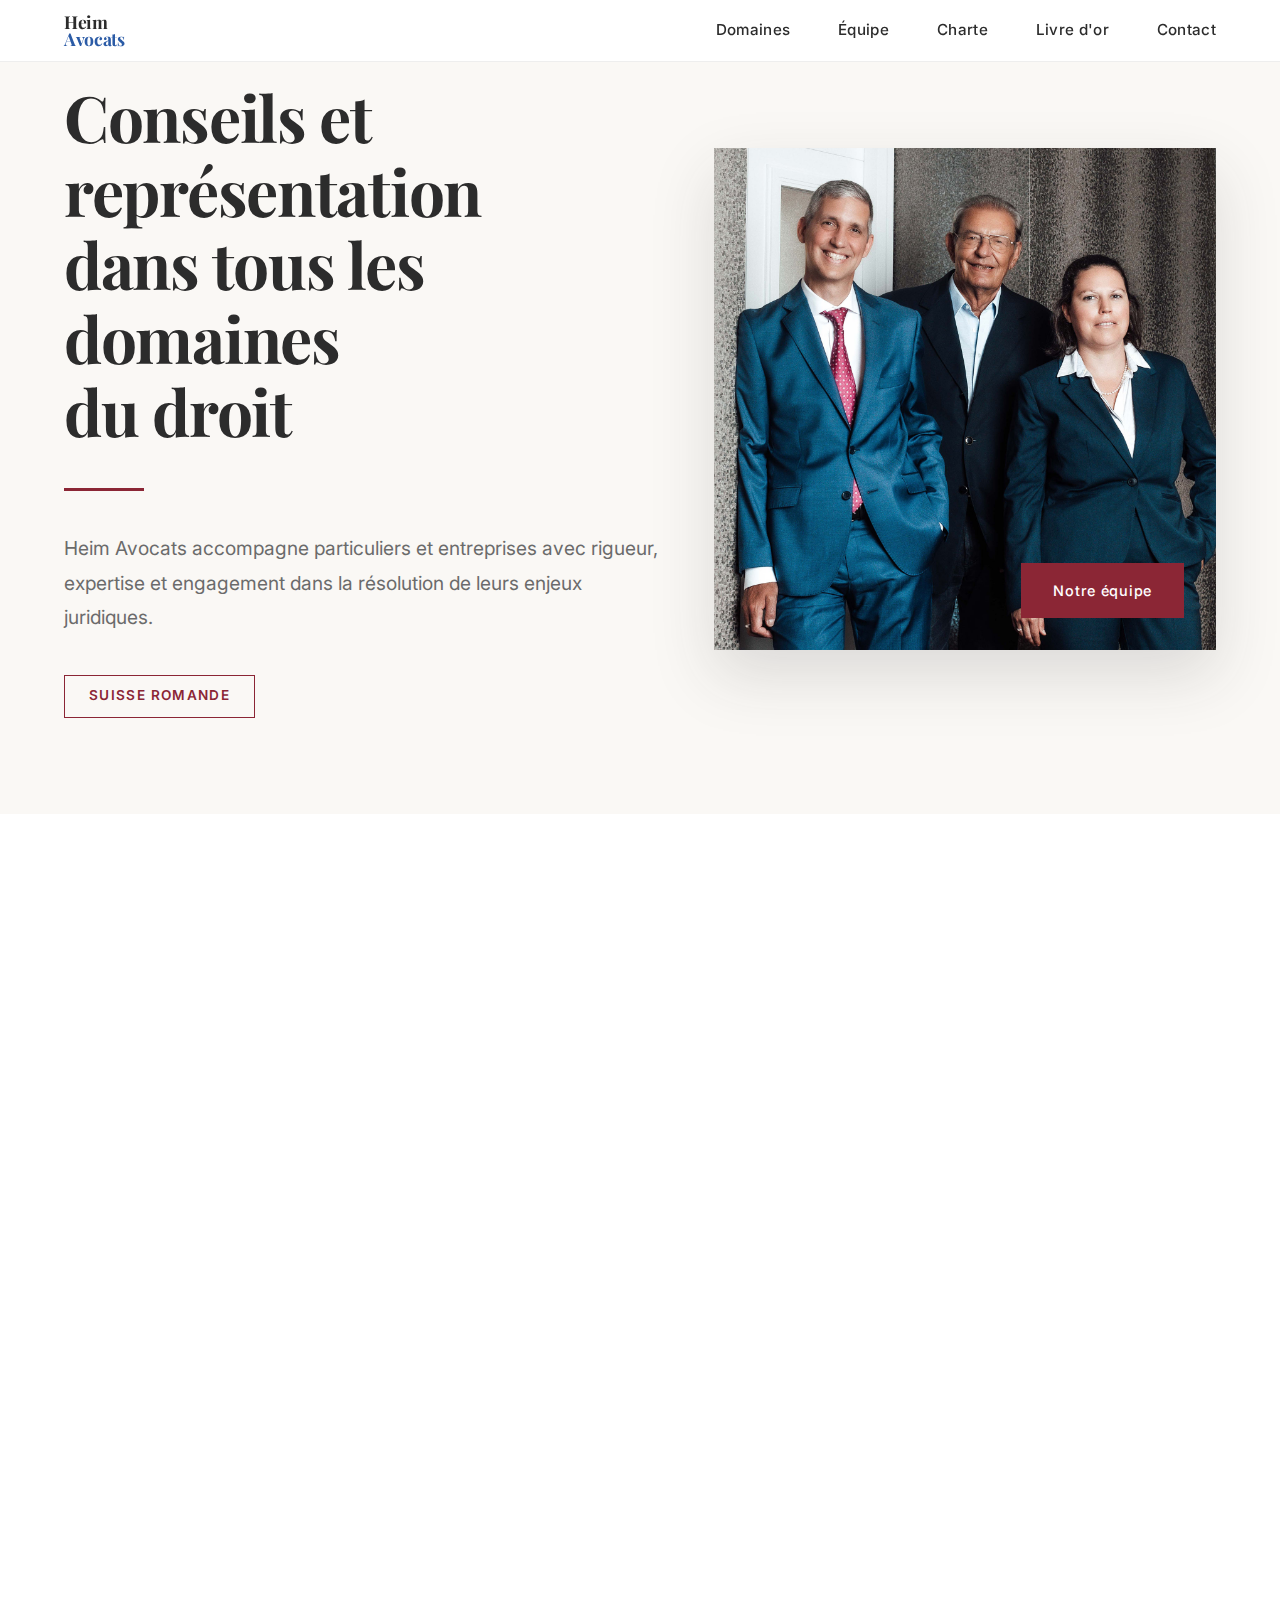
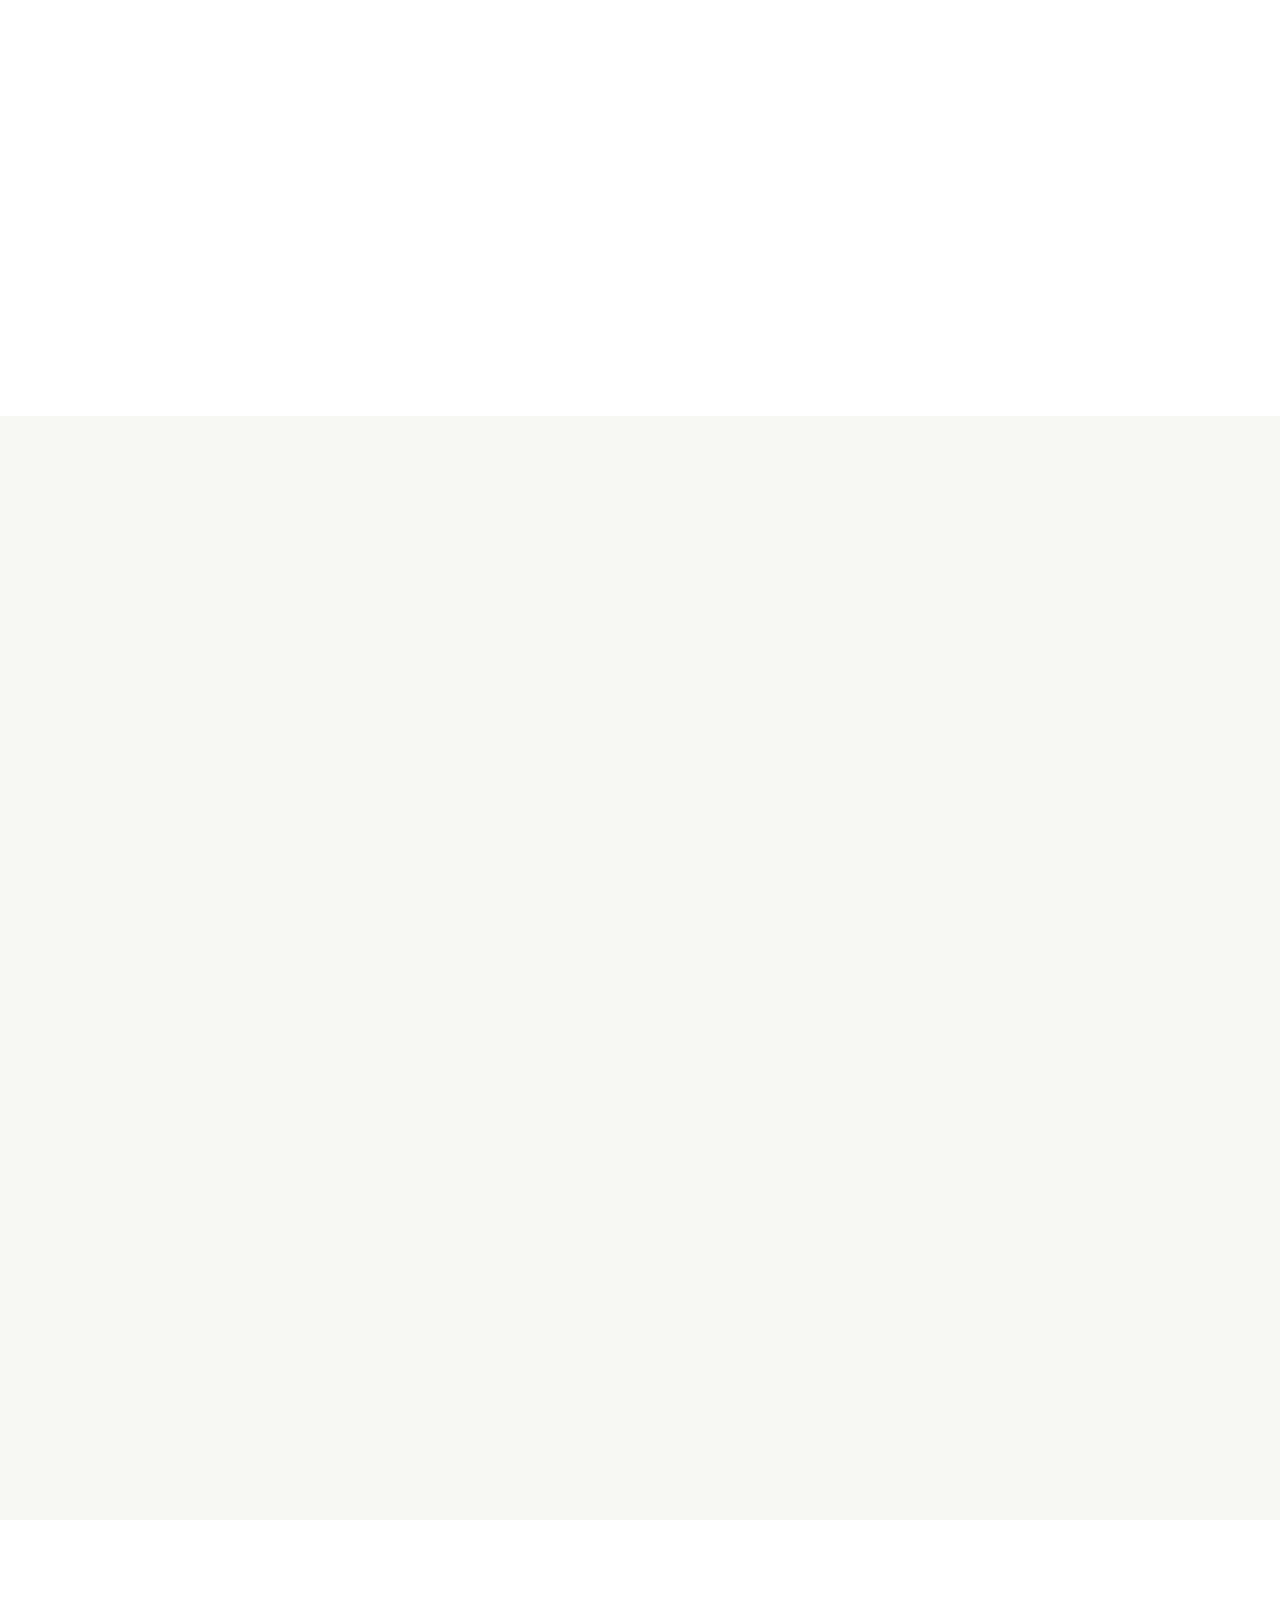
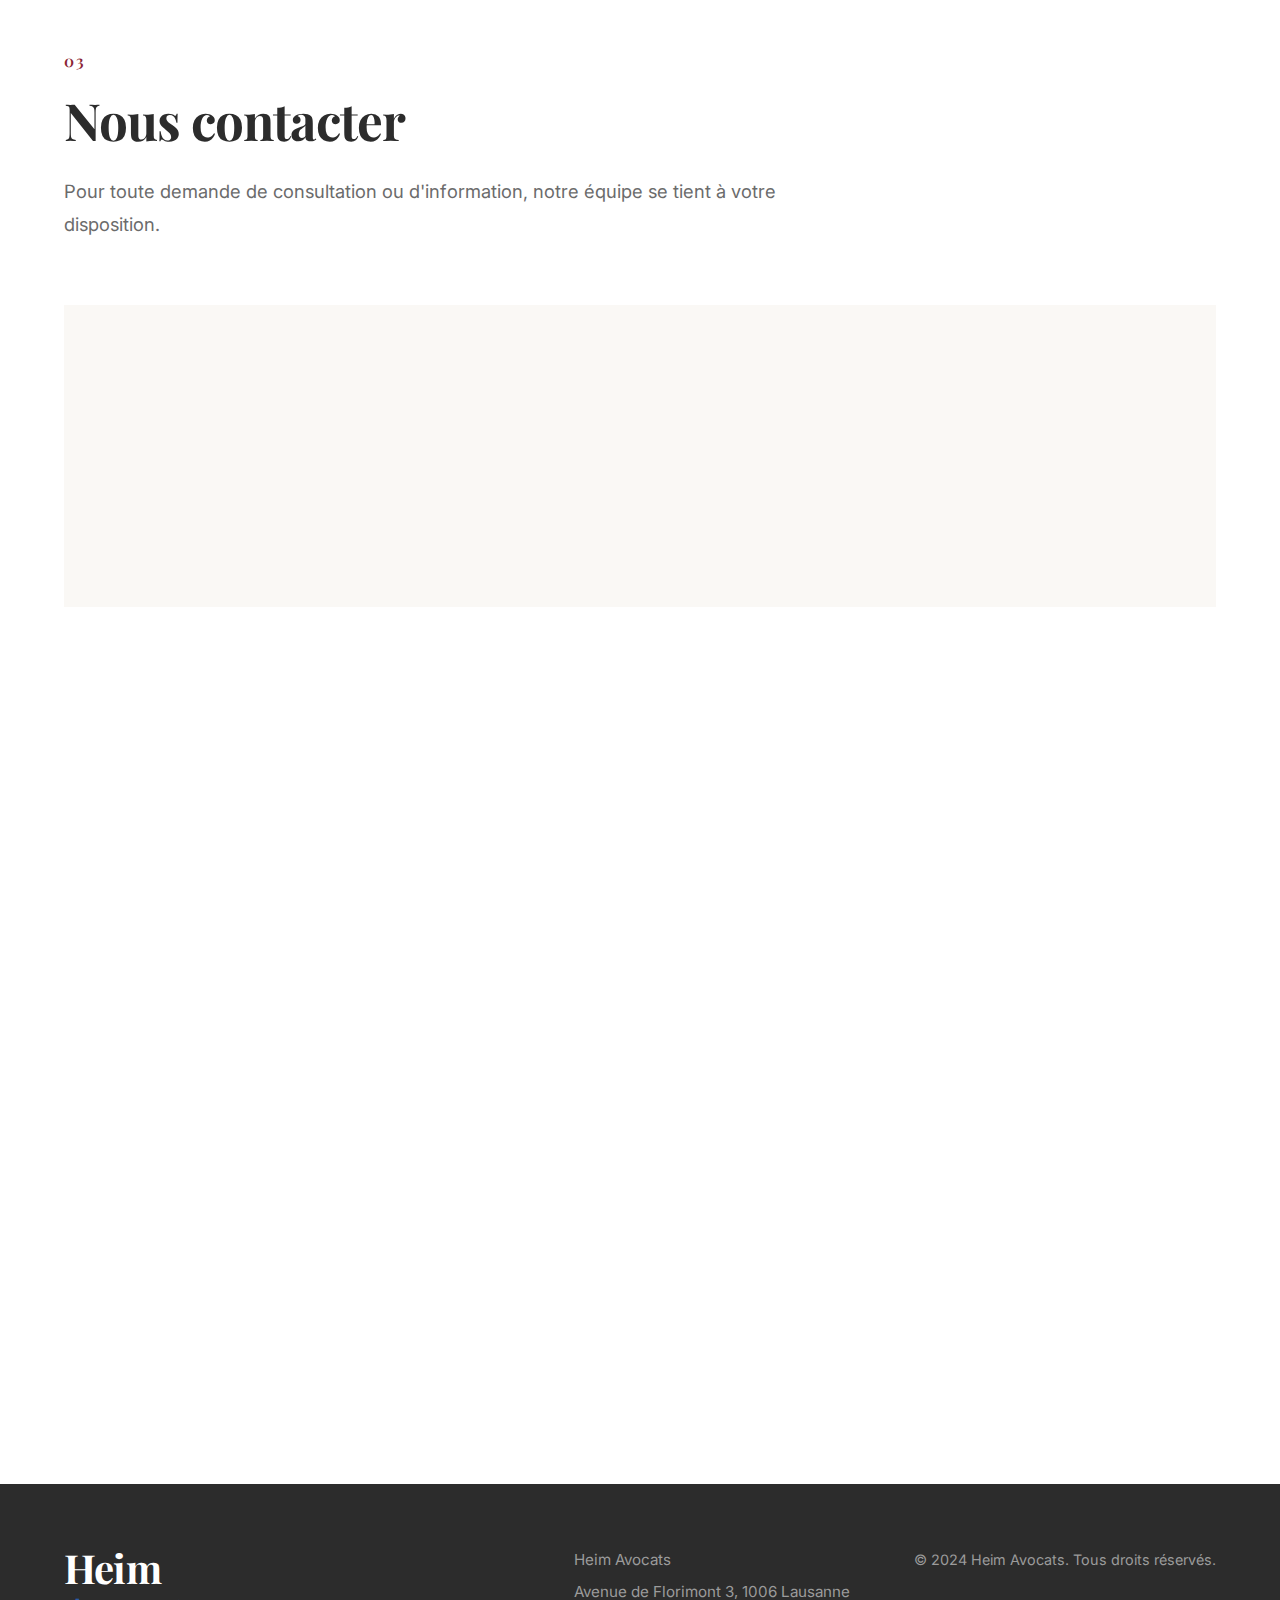
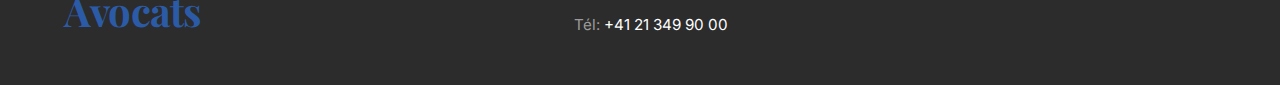
<file: index.html>
<!DOCTYPE html>
<html lang="fr">
<head>
    <meta charset="UTF-8">
    <meta name="viewport" content="width=device-width, initial-scale=1.0">
    <title>Heim Avocats | Lausanne</title>
    <meta name="description" content="Heim Avocats - Conseils et représentation en justice dans tous les domaines du droit. Cabinet à Lausanne.">
    <link rel="preconnect" href="https://fonts.googleapis.com">
    <link rel="preconnect" href="https://fonts.gstatic.com" crossorigin>
    <link href="https://fonts.googleapis.com/css2?family=Playfair+Display:wght@700&display=swap" rel="stylesheet">
    <link href="https://fonts.googleapis.com/css2?family=Playfair+Display:wght@400;500;600;700;800&family=Inter:wght@300;400;500;600;700&display=swap" rel="stylesheet">
    <link rel="stylesheet" href="styles.css">
</head>
<body>
    <!-- Navigation -->
    <nav class="nav">
        <div class="nav-container">
            <div class="nav-logo">
                <a href="index.html" class="logo-text">
                    <span class="logo-heim">Heim</span>
                    <span class="logo-avocats">Avocats</span>
                </a>
            </div>
            <button class="nav-toggle" aria-label="Toggle navigation">
                <span></span>
                <span></span>
                <span></span>
            </button>
            <div class="nav-menu">
                <a href="domaines.html">Domaines</a>
                <a href="#equipe">Équipe</a>
                <a href="charte.html">Charte</a>
                <a href="livre-dor.html">Livre d'or</a>
                <a href="#contact">Contact</a>
            </div>
        </div>
    </nav>

    <!-- Hero Section -->
    <section class="hero">
        <div class="hero-container">
            <div class="hero-content">
                <h1 class="hero-title">
                    Conseils et représentation<br>
                    dans tous les domaines<br>
                    du droit
                </h1>
                <div class="hero-divider"></div>
                <p class="hero-description">
                    Heim Avocats accompagne particuliers et entreprises avec rigueur,
                    expertise et engagement dans la résolution de leurs enjeux juridiques.
                </p>
                <div class="hero-meta">
                    <div class="meta-badge">Suisse Romande</div>
                </div>
            </div>
            <div class="hero-image">
                <img src="equipe.jpg" alt="Équipe Heim Avocats">
                <div class="image-label">
                    <span>Notre équipe</span>
                </div>
            </div>
        </div>
    </section>

    <!-- Expertise Section -->
    <section id="expertise" class="expertise">
        <div class="section-container">
            <div class="section-intro">
                <span class="section-number">01</span>
                <h2 class="section-title">Domaines d'expertise</h2>
                <p class="section-description">
                    Notre cabinet intervient dans les principaux domaines du droit,
                    offrant un accompagnement complet et personnalisé à chaque client.
                </p>
            </div>

            <div class="expertise-grid">
                <article class="expertise-card featured">
                    <div class="card-header">
                        <h3 class="card-title">Droit de la famille</h3>
                        <div class="card-accent"></div>
                    </div>
                    <ul class="card-list">
                        <li>Mariage et partenariat enregistré</li>
                        <li>Séparation et divorce</li>
                        <li>Dissolution du partenariat enregistré</li>
                        <li>Relations personnelles avec les enfants</li>
                    </ul>
                </article>

                <article class="expertise-card featured">
                    <div class="card-header">
                        <h3 class="card-title">Droit des successions</h3>
                        <div class="card-accent"></div>
                    </div>
                    <ul class="card-list">
                        <li>Testament et pacte successoral</li>
                        <li>Contestation de dispositions successorales</li>
                        <li>Contestation de libéralités entre vifs</li>
                        <li>Partage successoral</li>
                    </ul>
                </article>

                <article class="expertise-card featured">
                    <div class="card-header">
                        <h3 class="card-title">Droit de l'immobilier</h3>
                        <div class="card-accent"></div>
                    </div>
                    <ul class="card-list">
                        <li>Aménagement du territoire</li>
                        <li>Police des constructions</li>
                        <li>Contrat d'entreprise et construction</li>
                        <li>Garantie des défauts de l'ouvrage</li>
                    </ul>
                </article>
            </div>

            <div class="expertise-more">
                <p>Le cabinet intervient également dans d'autres domaines du droit.</p>
                <a href="domaines.html" class="more-button">Voir tous nos domaines de compétence</a>
            </div>
        </div>
    </section>

    <!-- Team Section -->
    <section id="equipe" class="team">
        <div class="section-container">
            <div class="section-intro">
                <span class="section-number">02</span>
                <h2 class="section-title">Notre équipe</h2>
                <p class="section-description">
                    Trois avocats expérimentés, engagés à fournir un service juridique
                    de la plus haute qualité.
                </p>
            </div>

            <div class="team-grid">
                <article class="team-card">
                    <div class="team-image">
                        <img src="jean-philippe.jpg" alt="Jean-Philippe Heim">
                    </div>
                    <div class="team-info">
                        <h3 class="team-name">Jean-Philippe Heim</h3>
                        <p class="team-role">Avocat, Associé</p>
                    </div>
                </article>

                <article class="team-card">
                    <div class="team-image">
                        <img src="daphne.jpg" alt="Daphné Bradley">
                    </div>
                    <div class="team-info">
                        <h3 class="team-name">Daphné Bradley</h3>
                        <p class="team-role">Avocate</p>
                    </div>
                </article>

                <article class="team-card">
                    <div class="team-image">
                        <img src="jean.jpg" alt="Jean Heim">
                    </div>
                    <div class="team-info">
                        <h3 class="team-name">Jean Heim</h3>
                        <p class="team-role">Avocat-conseil, Associé</p>
                    </div>
                </article>
            </div>
        </div>
    </section>

    <!-- Contact Section -->
    <section id="contact" class="contact">
        <div class="section-container">
            <div class="contact-layout">
                <div class="contact-intro">
                    <span class="section-number">03</span>
                    <h2 class="section-title">Nous contacter</h2>
                    <p class="contact-lead">
                        Pour toute demande de consultation ou d'information,
                        notre équipe se tient à votre disposition.
                    </p>
                </div>

                <div class="contact-grid">
                    <div class="contact-info">
                        <h3 class="info-title">Adresse</h3>
                        <p class="info-text">
                            Heim Avocats<br>
                            Avenue de Florimont 3<br>
                            1006 Lausanne
                        </p>
                        <p class="info-text info-secondary">
                            Case postale 855<br>
                            1001 Lausanne
                        </p>
                    </div>

                    <div class="contact-info">
                        <h3 class="info-title">Téléphone</h3>
                        <p class="info-text">
                            <a href="tel:+41213499000">+41 21 349 90 00</a>
                        </p>
                        <p class="info-secondary">
                            Disponible de 9h à 12h
                        </p>
                    </div>

                    <div class="contact-info">
                        <h3 class="info-title">Email</h3>
                        <p class="info-text">
                            <a href="mailto:info@heimavocats.ch">info@heimavocats.ch</a>
                        </p>
                        <p class="info-secondary">
                            Envoi de documents :<br>
                            <a href="mailto:dossier@heimavocats.ch">dossier@heimavocats.ch</a>
                        </p>
                    </div>
                </div>

                <div class="contact-form-section">
                    <h3 class="form-title">Formulaire de contact</h3>
                    <form class="contact-form" id="contact-form">
                        <div class="form-row">
                            <div class="form-group">
                                <label for="name">Nom complet</label>
                                <input type="text" id="name" name="name" required>
                            </div>
                            <div class="form-group">
                                <label for="email">Email</label>
                                <input type="email" id="email" name="email" required>
                            </div>
                        </div>

                        <div class="form-row">
                            <div class="form-group">
                                <label for="phone">Téléphone</label>
                                <input type="tel" id="phone" name="phone">
                            </div>
                            <div class="form-group">
                                <label for="subject">Domaine concerné</label>
                                <select id="subject" name="subject" required>
                                    <option value="">Sélectionnez un domaine</option>
                                    <option value="famille">Droit de la famille</option>
                                    <option value="successions">Droit des successions</option>
                                    <option value="immobilier">Droit de l'immobilier</option>
                                    <option value="bail">Droit du bail</option>
                                    <option value="travail">Droit du travail</option>
                                    <option value="penal">Droit pénal</option>
                                    <option value="contrats">Droit des contrats</option>
                                    <option value="autre">Autre</option>
                                </select>
                            </div>
                        </div>

                        <div class="form-group">
                            <label for="message">Message</label>
                            <textarea id="message" name="message" rows="6" required></textarea>
                        </div>

                        <button type="submit" class="form-submit">
                            Envoyer la demande
                        </button>
                    </form>
                </div>
            </div>
        </div>
    </section>

    <!-- Footer -->
    <footer class="footer">
        <div class="footer-container">
            <div class="footer-logo">
                <a href="index.html" class="logo-text">
                    <span class="logo-heim">Heim</span>
                    <span class="logo-avocats">Avocats</span>
                </a>
            </div>
            <div class="footer-content">
                <div class="footer-info">
                    <p>Heim Avocats</p>
                    <p>Avenue de Florimont 3, 1006 Lausanne</p>
                    <p>Tél: <a href="tel:+41213499000">+41 21 349 90 00</a></p>
                </div>
                <div class="footer-legal">
                    <p>&copy; 2024 Heim Avocats. Tous droits réservés.</p>
                </div>
            </div>
        </div>
    </footer>

    <script src="script.js"></script>
</body>
</html>
</file>
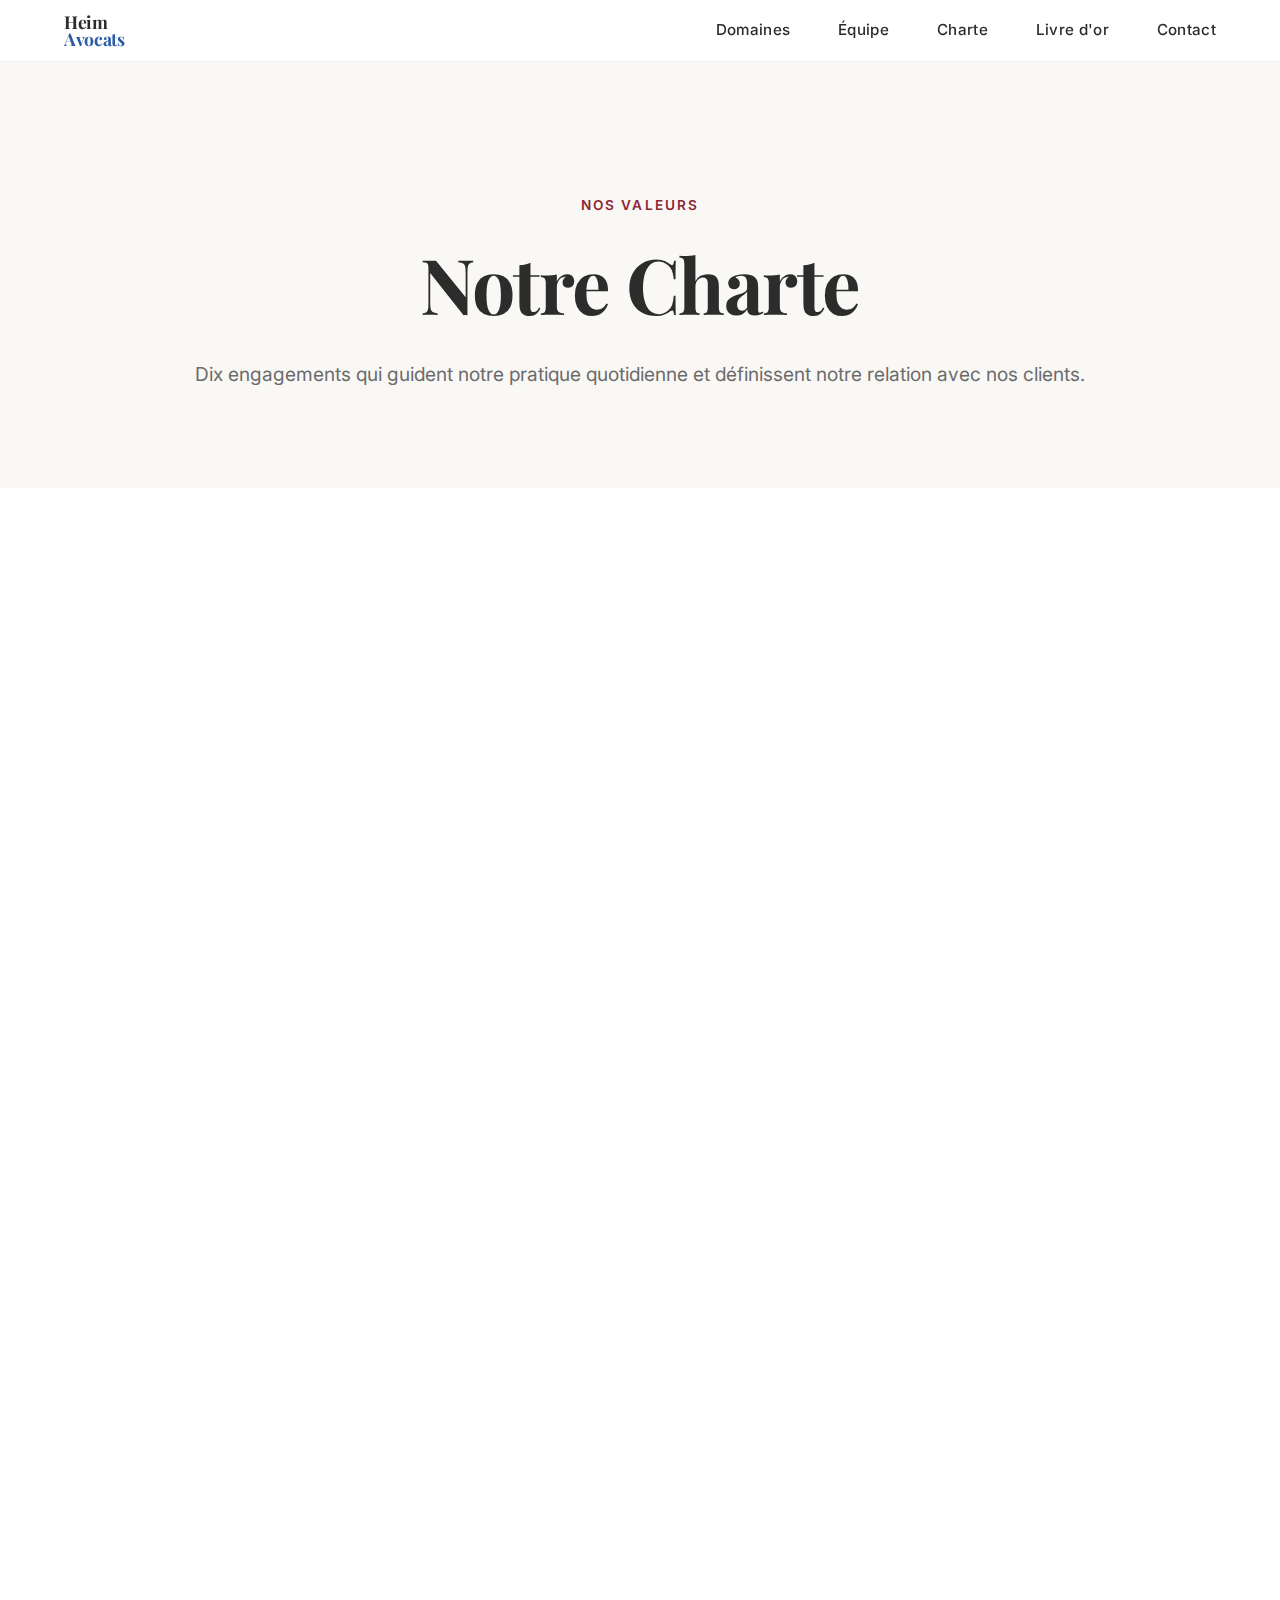
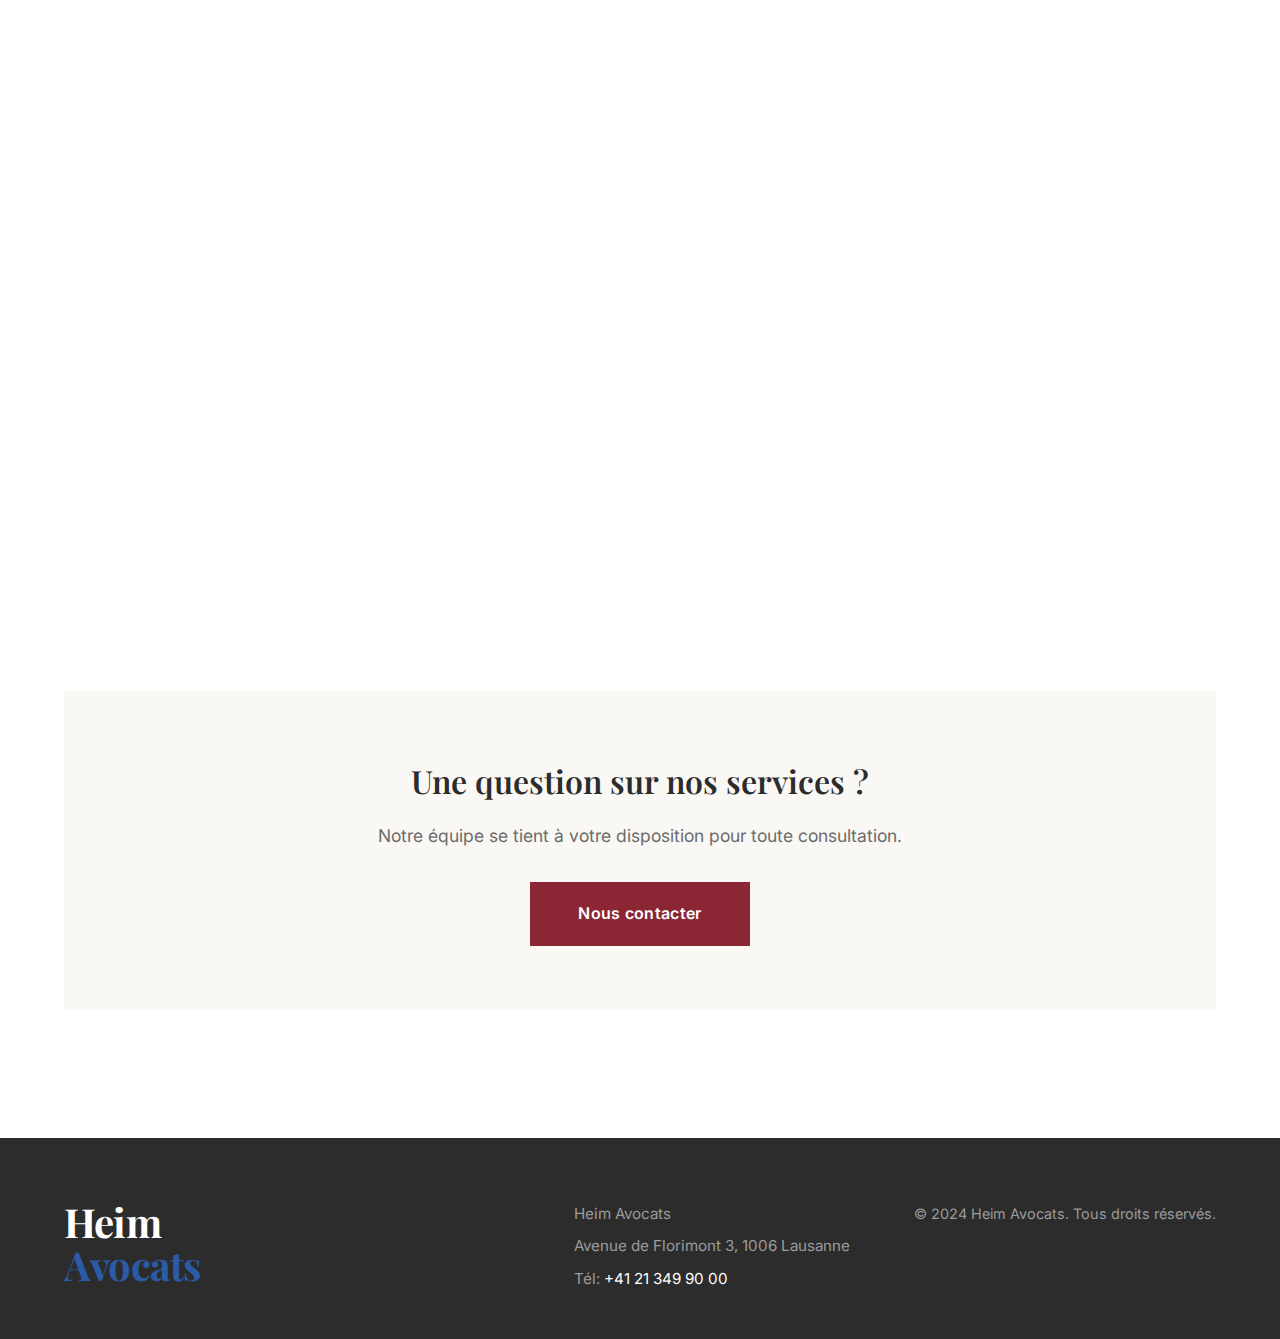
<file: charte.html>
<!DOCTYPE html>
<html lang="fr">
<head>
    <meta charset="UTF-8">
    <meta name="viewport" content="width=device-width, initial-scale=1.0">
    <title>Notre Charte | Heim Avocats</title>
    <meta name="description" content="Les dix engagements du cabinet Heim Avocats envers ses clients.">
    <link rel="preconnect" href="https://fonts.googleapis.com">
    <link rel="preconnect" href="https://fonts.gstatic.com" crossorigin>
    <link href="https://fonts.googleapis.com/css2?family=Playfair+Display:wght@700&display=swap" rel="stylesheet">
    <link href="https://fonts.googleapis.com/css2?family=Playfair+Display:wght@400;500;600;700;800&family=Inter:wght@300;400;500;600;700&display=swap" rel="stylesheet">
    <link rel="stylesheet" href="styles.css">
</head>
<body>
    <!-- Navigation -->
    <nav class="nav">
        <div class="nav-container">
            <div class="nav-logo">
                <a href="index.html" class="logo-text">
                    <span class="logo-heim">Heim</span>
                    <span class="logo-avocats">Avocats</span>
                </a>
            </div>
            <button class="nav-toggle" aria-label="Toggle navigation">
                <span></span>
                <span></span>
                <span></span>
            </button>
            <div class="nav-menu">
                <a href="domaines.html">Domaines</a>
                <a href="index.html#equipe">Équipe</a>
                <a href="charte.html">Charte</a>
                <a href="livre-dor.html">Livre d'or</a>
                <a href="index.html#contact">Contact</a>
            </div>
        </div>
    </nav>

    <!-- Page Header -->
    <section class="page-header">
        <div class="page-header-container">
            <span class="page-label">Nos valeurs</span>
            <h1 class="page-title">Notre Charte</h1>
            <p class="page-description">
                Dix engagements qui guident notre pratique quotidienne et définissent
                notre relation avec nos clients.
            </p>
        </div>
    </section>

    <!-- Charter Section -->
    <section class="charter">
        <div class="section-container">
            <div class="charter-grid">
                <article class="charter-item">
                    <div class="charter-number">01</div>
                    <h3 class="charter-title">Dignité</h3>
                    <p class="charter-text">
                        Le cabinet accepte uniquement les mandats en adéquation avec nos valeurs morales,
                        soit ceux auxquels on croit, pour garantir un engagement total envers chaque client.
                    </p>
                </article>

                <article class="charter-item">
                    <div class="charter-number">02</div>
                    <h3 class="charter-title">Intégrité</h3>
                    <p class="charter-text">
                        Les avocats conseillent dans le strict respect des règles légales et déontologiques,
                        sans compromis avec les autorités, la partie adverse ou ses intérêts personnels.
                    </p>
                </article>

                <article class="charter-item">
                    <div class="charter-number">03</div>
                    <h3 class="charter-title">Confidentialité</h3>
                    <p class="charter-text">
                        Le secret résulte d'une obligation légale que respectent tous les membres du cabinet.
                        Les auxiliaires sont également soumis au secret professionnel strict.
                    </p>
                </article>

                <article class="charter-item">
                    <div class="charter-number">04</div>
                    <h3 class="charter-title">Indépendance</h3>
                    <p class="charter-text">
                        Le cabinet maintient la distance nécessaire à l'égard de ses intérêts pour conserver
                        une vue neutre et objective de la situation, assurant un conseil impartial.
                    </p>
                </article>

                <article class="charter-item">
                    <div class="charter-number">05</div>
                    <h3 class="charter-title">Efficacité</h3>
                    <p class="charter-text">
                        L'engagement porte sur quatre piliers : maîtriser les faits, dominer le droit applicable,
                        contrôler la procédure et démontrer une réactivité constante face aux enjeux.
                    </p>
                </article>

                <article class="charter-item">
                    <div class="charter-number">06</div>
                    <h3 class="charter-title">Créativité</h3>
                    <p class="charter-text">
                        Au-delà des instructions clients, le cabinet explore d'autres pistes de réflexion
                        pour proposer des solutions pragmatiques et audacieuses.
                    </p>
                </article>

                <article class="charter-item">
                    <div class="charter-number">07</div>
                    <h3 class="charter-title">Fidélité</h3>
                    <p class="charter-text">
                        Transparence totale sur les chances de succès et la facturation détaillée en timesheet,
                        avec dissuasion active des démarches vouées à l'échec.
                    </p>
                </article>

                <article class="charter-item">
                    <div class="charter-number">08</div>
                    <h3 class="charter-title">Égalité</h3>
                    <p class="charter-text">
                        Défense avec le même engagement et le même zèle de tous les clients,
                        indépendamment de leurs origines, ressources ou position au procès.
                    </p>
                </article>

                <article class="charter-item">
                    <div class="charter-number">09</div>
                    <h3 class="charter-title">Disponibilité</h3>
                    <p class="charter-text">
                        Accessibilité garantie aux avocats, traitement rapide des dossiers et utilisation
                        d'un vocabulaire clair et précis, vulgarisant les problèmes juridiques.
                    </p>
                </article>

                <article class="charter-item">
                    <div class="charter-number">10</div>
                    <h3 class="charter-title">Responsabilité</h3>
                    <p class="charter-text">
                        Le cabinet assume ses conseils et dispose d'une assurance responsabilité civile
                        pour couvrir toute faute professionnelle éventuelle.
                    </p>
                </article>
            </div>

            <div class="charter-cta">
                <h3>Une question sur nos services ?</h3>
                <p>Notre équipe se tient à votre disposition pour toute consultation.</p>
                <a href="index.html#contact" class="cta-button">Nous contacter</a>
            </div>
        </div>
    </section>

    <!-- Footer -->
    <footer class="footer">
        <div class="footer-container">
            <div class="footer-logo">
                <a href="index.html" class="logo-text">
                    <span class="logo-heim">Heim</span>
                    <span class="logo-avocats">Avocats</span>
                </a>
            </div>
            <div class="footer-content">
                <div class="footer-info">
                    <p>Heim Avocats</p>
                    <p>Avenue de Florimont 3, 1006 Lausanne</p>
                    <p>Tél: <a href="tel:+41213499000">+41 21 349 90 00</a></p>
                </div>
                <div class="footer-legal">
                    <p>&copy; 2024 Heim Avocats. Tous droits réservés.</p>
                </div>
            </div>
        </div>
    </footer>

    <script src="script.js"></script>
</body>
</html>
</file>
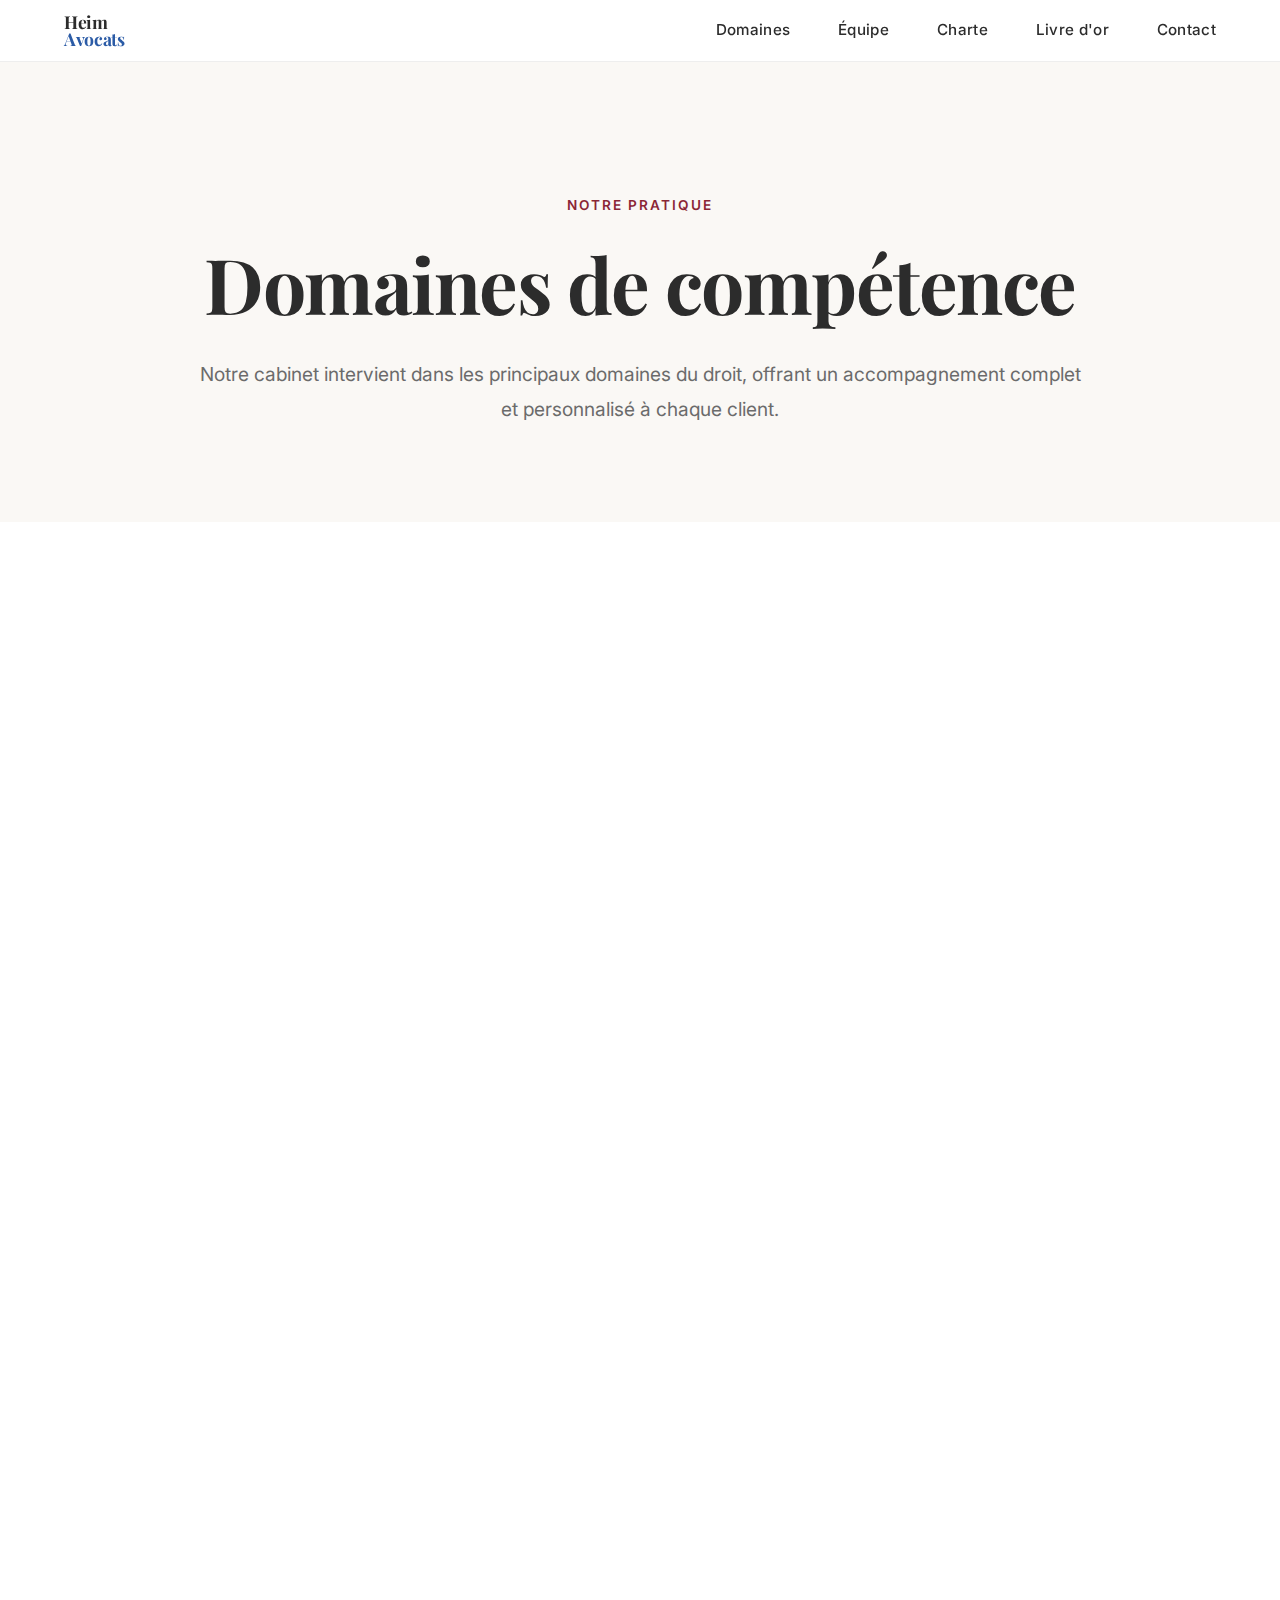
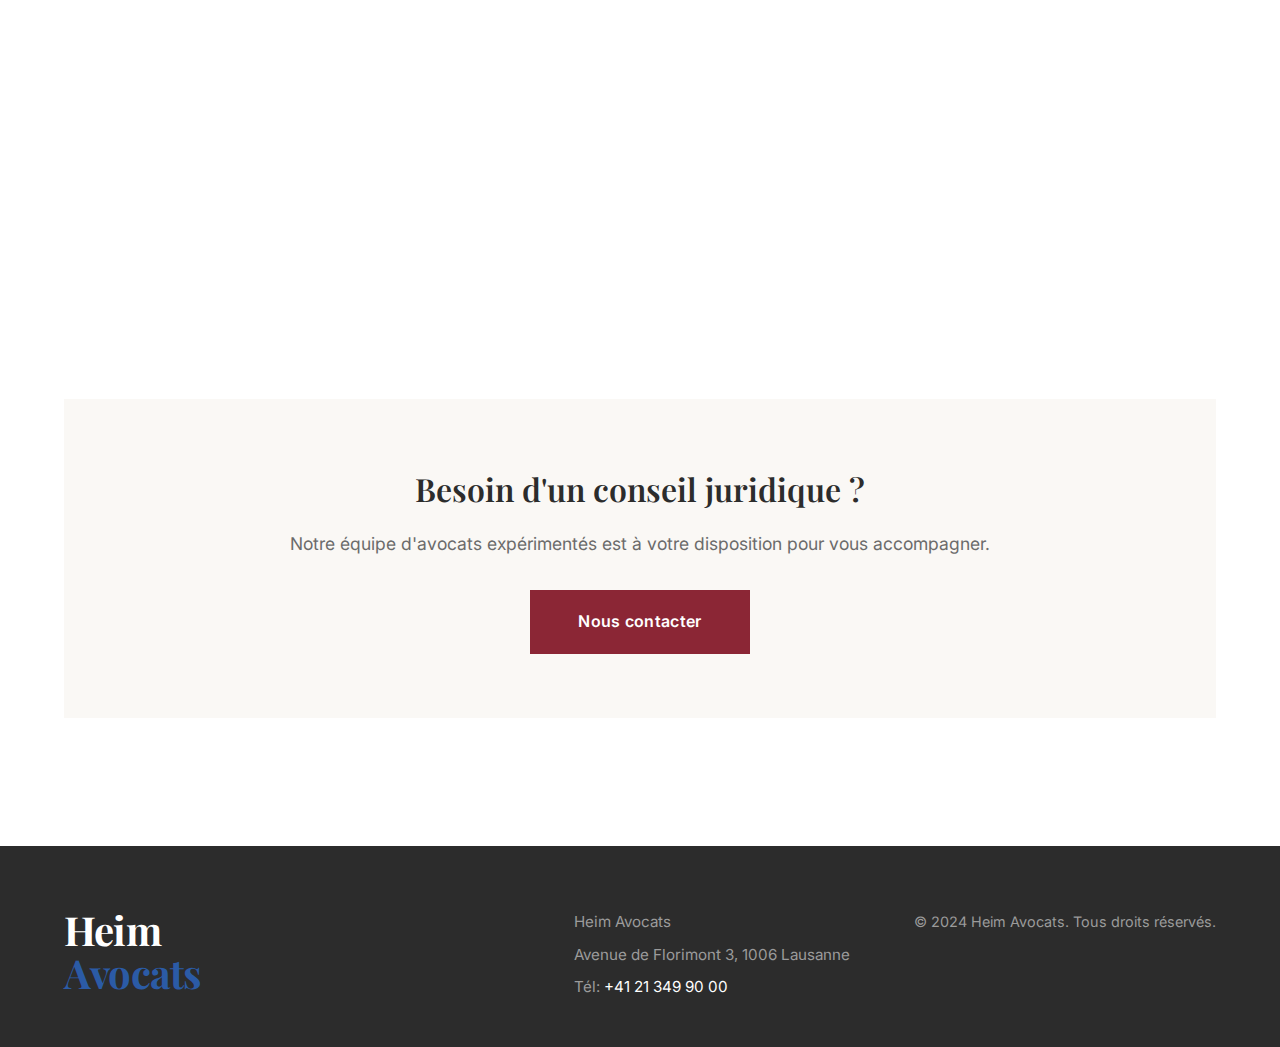
<file: domaines.html>
<!DOCTYPE html>
<html lang="fr">
<head>
    <meta charset="UTF-8">
    <meta name="viewport" content="width=device-width, initial-scale=1.0">
    <title>Domaines de compétence | Heim Avocats</title>
    <meta name="description" content="Les domaines d'expertise du cabinet Heim Avocats à Lausanne.">
    <link rel="preconnect" href="https://fonts.googleapis.com">
    <link rel="preconnect" href="https://fonts.gstatic.com" crossorigin>
    <link href="https://fonts.googleapis.com/css2?family=Playfair+Display:wght@700&display=swap" rel="stylesheet">
    <link href="https://fonts.googleapis.com/css2?family=Playfair+Display:wght@400;500;600;700;800&family=Inter:wght@300;400;500;600;700&display=swap" rel="stylesheet">
    <link rel="stylesheet" href="styles.css">
</head>
<body>
    <!-- Navigation -->
    <nav class="nav">
        <div class="nav-container">
            <div class="nav-logo">
                <a href="index.html" class="logo-text">
                    <span class="logo-heim">Heim</span>
                    <span class="logo-avocats">Avocats</span>
                </a>
            </div>
            <button class="nav-toggle" aria-label="Toggle navigation">
                <span></span>
                <span></span>
                <span></span>
            </button>
            <div class="nav-menu">
                <a href="domaines.html">Domaines</a>
                <a href="index.html#equipe">Équipe</a>
                <a href="charte.html">Charte</a>
                <a href="livre-dor.html">Livre d'or</a>
                <a href="index.html#contact">Contact</a>
            </div>
        </div>
    </nav>

    <!-- Page Header -->
    <section class="page-header">
        <div class="page-header-container">
            <span class="page-label">Notre pratique</span>
            <h1 class="page-title">Domaines de compétence</h1>
            <p class="page-description">
                Notre cabinet intervient dans les principaux domaines du droit,
                offrant un accompagnement complet et personnalisé à chaque client.
            </p>
        </div>
    </section>

    <!-- Domains Section -->
    <section class="domains">
        <div class="section-container">
            <div class="domains-grid">
                <article class="domain-card">
                    <div class="domain-header">
                        <span class="domain-number">01</span>
                        <h3 class="domain-title">Droit de la famille</h3>
                    </div>
                    <ul class="domain-list">
                        <li>Mariage et partenariat enregistré</li>
                        <li>Séparation et divorce</li>
                        <li>Dissolution du partenariat enregistré</li>
                        <li>Relations personnelles avec les enfants</li>
                    </ul>
                </article>

                <article class="domain-card">
                    <div class="domain-header">
                        <span class="domain-number">02</span>
                        <h3 class="domain-title">Droit des successions</h3>
                    </div>
                    <ul class="domain-list">
                        <li>Testament et pacte successoral</li>
                        <li>Contestation de dispositions successorales</li>
                        <li>Contestation de libéralités entre vifs</li>
                        <li>Partage successoral</li>
                    </ul>
                </article>

                <article class="domain-card">
                    <div class="domain-header">
                        <span class="domain-number">03</span>
                        <h3 class="domain-title">Droit de l'immobilier</h3>
                    </div>
                    <ul class="domain-list">
                        <li>Aménagement du territoire</li>
                        <li>Police des constructions</li>
                        <li>Contrat d'entreprise et construction</li>
                        <li>Garantie des défauts de l'ouvrage</li>
                    </ul>
                </article>

                <article class="domain-card">
                    <div class="domain-header">
                        <span class="domain-number">04</span>
                        <h3 class="domain-title">Droit du bail</h3>
                    </div>
                    <ul class="domain-list">
                        <li>Droits du propriétaire et bailleur</li>
                        <li>Droits et protection du locataire</li>
                        <li>Sous-location</li>
                    </ul>
                </article>

                <article class="domain-card">
                    <div class="domain-header">
                        <span class="domain-number">05</span>
                        <h3 class="domain-title">Droit du travail</h3>
                    </div>
                    <ul class="domain-list">
                        <li>Contrat de travail et ses modalités</li>
                        <li>Fin des rapports de travail</li>
                        <li>Droit public du travail</li>
                    </ul>
                </article>

                <article class="domain-card">
                    <div class="domain-header">
                        <span class="domain-number">06</span>
                        <h3 class="domain-title">Droit pénal</h3>
                    </div>
                    <ul class="domain-list">
                        <li>Défense pénale</li>
                        <li>Aide aux victimes d'infractions (LAVI)</li>
                        <li>Criminalité économique</li>
                    </ul>
                </article>

                <article class="domain-card">
                    <div class="domain-header">
                        <span class="domain-number">07</span>
                        <h3 class="domain-title">Droit des contrats</h3>
                    </div>
                    <ul class="domain-list">
                        <li>Vente</li>
                        <li>Mandat et gestion d'affaires</li>
                        <li>Société simple</li>
                    </ul>
                </article>

                <article class="domain-card">
                    <div class="domain-header">
                        <span class="domain-number">08</span>
                        <h3 class="domain-title">Protection de l'adulte</h3>
                    </div>
                    <ul class="domain-list">
                        <li>Curatelle d'accompagnement</li>
                        <li>Curatelle de coopération</li>
                        <li>Curatelle de représentation et gestion</li>
                    </ul>
                </article>

                <article class="domain-card">
                    <div class="domain-header">
                        <span class="domain-number">09</span>
                        <h3 class="domain-title">Droit international privé</h3>
                    </div>
                    <ul class="domain-list">
                        <li>Compétence judiciaire et administrative</li>
                        <li>Droit applicable</li>
                        <li>Reconnaissance d'une décision étrangère (exequatur)</li>
                    </ul>
                </article>
            </div>

            <div class="charter-cta">
                <h3>Besoin d'un conseil juridique ?</h3>
                <p>Notre équipe d'avocats expérimentés est à votre disposition pour vous accompagner.</p>
                <a href="index.html#contact" class="cta-button">Nous contacter</a>
            </div>
        </div>
    </section>

    <!-- Footer -->
    <footer class="footer">
        <div class="footer-container">
            <div class="footer-logo">
                <a href="index.html" class="logo-text">
                    <span class="logo-heim">Heim</span>
                    <span class="logo-avocats">Avocats</span>
                </a>
            </div>
            <div class="footer-content">
                <div class="footer-info">
                    <p>Heim Avocats</p>
                    <p>Avenue de Florimont 3, 1006 Lausanne</p>
                    <p>Tél: <a href="tel:+41213499000">+41 21 349 90 00</a></p>
                </div>
                <div class="footer-legal">
                    <p>&copy; 2024 Heim Avocats. Tous droits réservés.</p>
                </div>
            </div>
        </div>
    </footer>

    <script src="script.js"></script>
</body>
</html>
</file>
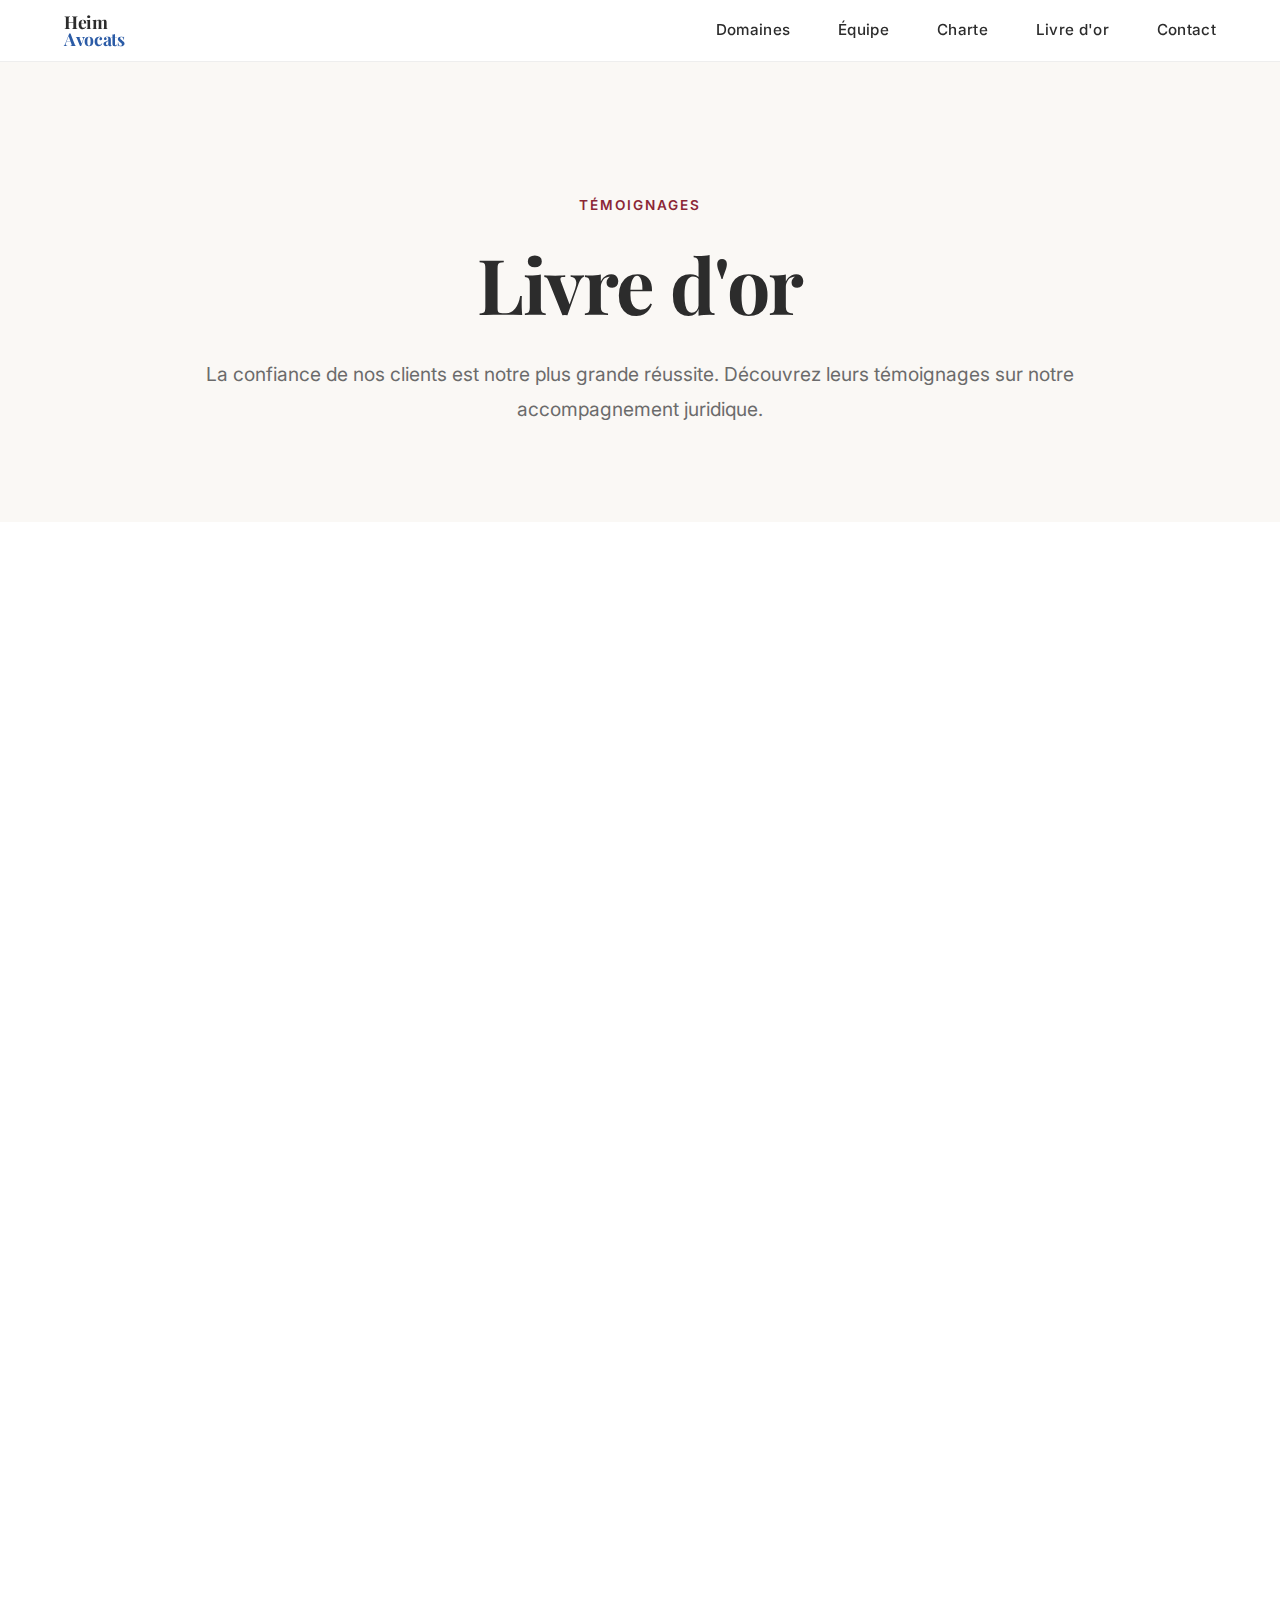
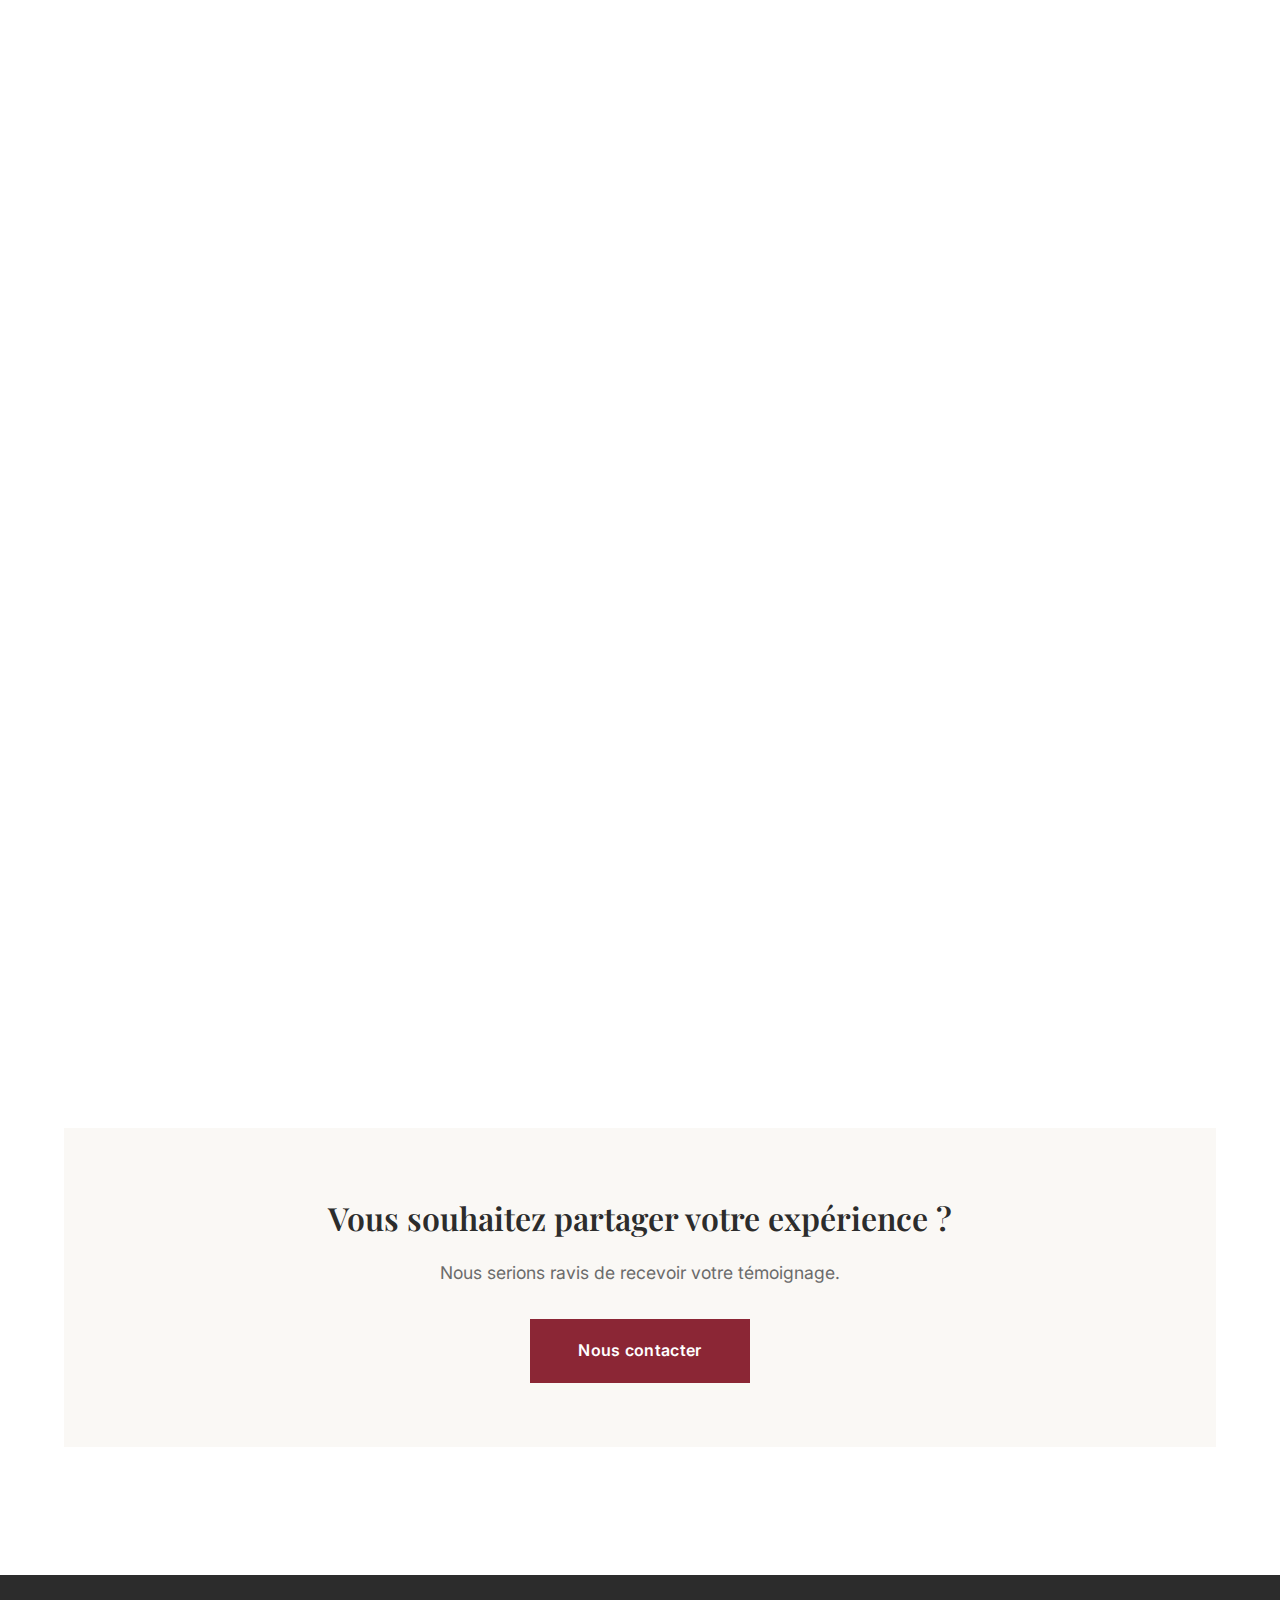
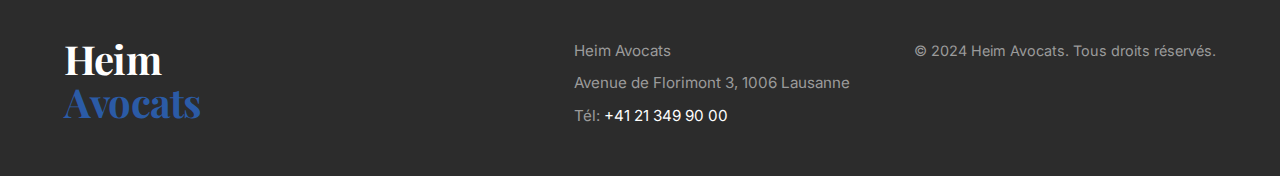
<file: livre-dor.html>
<!DOCTYPE html>
<html lang="fr">
<head>
    <meta charset="UTF-8">
    <meta name="viewport" content="width=device-width, initial-scale=1.0">
    <title>Livre d'or | Heim Avocats</title>
    <meta name="description" content="Témoignages de nos clients sur leur expérience avec Heim Avocats.">
    <link rel="preconnect" href="https://fonts.googleapis.com">
    <link rel="preconnect" href="https://fonts.gstatic.com" crossorigin>
    <link href="https://fonts.googleapis.com/css2?family=Playfair+Display:wght@400;500;600;700;800&family=Inter:wght@300;400;500;600;700&display=swap" rel="stylesheet">
    <link rel="stylesheet" href="styles.css">
</head>
<body>
    <!-- Navigation -->
    <nav class="nav">
        <div class="nav-container">
            <div class="nav-logo">
                <a href="index.html" class="logo-text">
                    <span class="logo-heim">Heim</span>
                    <span class="logo-avocats">Avocats</span>
                </a>
            </div>
            <div class="nav-menu">
                <a href="domaines.html">Domaines</a>
                <a href="index.html#equipe">Équipe</a>
                <a href="charte.html">Charte</a>
                <a href="livre-dor.html">Livre d'or</a>
                <a href="index.html#contact">Contact</a>
            </div>
        </div>
    </nav>

    <!-- Page Header -->
    <section class="page-header">
        <div class="page-header-container">
            <span class="page-label">Témoignages</span>
            <h1 class="page-title">Livre d'or</h1>
            <p class="page-description">
                La confiance de nos clients est notre plus grande réussite.
                Découvrez leurs témoignages sur notre accompagnement juridique.
            </p>
        </div>
    </section>

    <!-- Testimonials Section -->
    <section class="testimonials">
        <div class="section-container">
            <div class="testimonials-grid">
                <article class="testimonial-card featured">
                    <div class="testimonial-header">
                        <span class="testimonial-domain">Droit de l'immobilier</span>
                        <span class="testimonial-date">18.09.2025</span>
                    </div>
                    <h3 class="testimonial-quote">Professionnel, disponible et toujours clair</h3>
                    <p class="testimonial-text">
                        Satisfaction concernant accompagnement en litige immobilier avec Me Jean-Philippe Heim.
                        J'apprécie le professionnalisme, la disponibilité et la clarté des explications.
                    </p>
                    <div class="testimonial-author">Mme X</div>
                </article>

                <article class="testimonial-card">
                    <div class="testimonial-header">
                        <span class="testimonial-domain">Droit des contrats</span>
                        <span class="testimonial-date">18.09.2025</span>
                    </div>
                    <h3 class="testimonial-quote">Très bien conseillé et accompagné</h3>
                    <p class="testimonial-text">
                        Collaboration récurrente avec l'étude ayant résolu entièrement mes problèmes juridiques
                        de manière satisfaisante.
                    </p>
                    <div class="testimonial-author">M. X</div>
                </article>

                <article class="testimonial-card">
                    <div class="testimonial-header">
                        <span class="testimonial-domain">Relations personnelles</span>
                        <span class="testimonial-date">18.09.2025</span>
                    </div>
                    <h3 class="testimonial-quote">Intelligence et bon sens</h3>
                    <p class="testimonial-text">
                        Me Heim favorise dialogue et apaisement plutôt qu'exécution aveugle.
                        Approche guidante ayant abouti à gain de cause dans contentieux.
                    </p>
                    <div class="testimonial-author">M. X</div>
                </article>

                <article class="testimonial-card featured">
                    <div class="testimonial-header">
                        <span class="testimonial-domain">Droit des personnes</span>
                        <span class="testimonial-date">17.09.2025</span>
                    </div>
                    <h3 class="testimonial-quote">Disponibilité, pragmatisme et ténacité</h3>
                    <p class="testimonial-text">
                        Appréciation pour assistance extraordinaire, notamment décision judiciaire urgente
                        obtenue pendant confinement COVID.
                    </p>
                    <div class="testimonial-author">Mme X</div>
                </article>

                <article class="testimonial-card">
                    <div class="testimonial-header">
                        <span class="testimonial-domain">Droit des contrats</span>
                        <span class="testimonial-date">17.09.2025</span>
                    </div>
                    <h3 class="testimonial-quote">Toutes les qualités</h3>
                    <p class="testimonial-text">
                        Cabinet alliant professionnalisme, capacité à comprendre le client, disponibilité,
                        rigueur et efficacité remarquable.
                    </p>
                    <div class="testimonial-author">M. X</div>
                </article>

                <article class="testimonial-card">
                    <div class="testimonial-header">
                        <span class="testimonial-domain">Droit de l'immobilier</span>
                        <span class="testimonial-date">17.09.2025</span>
                    </div>
                    <h3 class="testimonial-quote">Réactif, pragmatique et extrêmement efficace</h3>
                    <p class="testimonial-text">
                        Régie du Croset SA loue collaboration offrant langage simple, solutions solides
                        et engagement authentique.
                    </p>
                    <div class="testimonial-author">Société X</div>
                </article>

                <article class="testimonial-card featured">
                    <div class="testimonial-header">
                        <span class="testimonial-domain">Droit du travail</span>
                        <span class="testimonial-date">16.09.2025</span>
                    </div>
                    <h3 class="testimonial-quote">Éthique, rigueur professionnelle, empathie et bienveillance</h3>
                    <p class="testimonial-text">
                        Me Jean-Philippe Heim démontre un profond sens éthique, de la rigueur et de l'empathie
                        avec une relation humaine préservée.
                    </p>
                    <div class="testimonial-author">M. X</div>
                </article>

                <article class="testimonial-card">
                    <div class="testimonial-header">
                        <span class="testimonial-domain">Droit des sociétés</span>
                        <span class="testimonial-date">16.09.2025</span>
                    </div>
                    <h3 class="testimonial-quote">Collaboration régulière</h3>
                    <p class="testimonial-text">
                        Jean-Philippe Heim qualifié partenaire fiable intéressé PME et questions légales connexes.
                    </p>
                    <div class="testimonial-author">Société X</div>
                </article>

                <article class="testimonial-card">
                    <div class="testimonial-header">
                        <span class="testimonial-domain">Droit de la santé</span>
                        <span class="testimonial-date">16.09.2025</span>
                    </div>
                    <h3 class="testimonial-quote">Étude dynamique</h3>
                    <p class="testimonial-text">
                        Avocats actualisés disposant d'une disponibilité exceptionnelle, incluant déplacements
                        urgents nocturnes soutenant clients.
                    </p>
                    <div class="testimonial-author">Société X</div>
                </article>

                <article class="testimonial-card featured">
                    <div class="testimonial-header">
                        <span class="testimonial-domain">Droit de la famille</span>
                        <span class="testimonial-date">16.09.2025</span>
                    </div>
                    <h3 class="testimonial-quote">Langage simple et direct</h3>
                    <p class="testimonial-text">
                        Accompagnement multi-dossiers avec professionnalisme, réactivité exemplaire,
                        disponibilité et langage clarifiant procédures.
                    </p>
                    <div class="testimonial-author">Mme X</div>
                </article>

                <article class="testimonial-card">
                    <div class="testimonial-header">
                        <span class="testimonial-domain">Droit de la famille</span>
                        <span class="testimonial-date">16.09.2025</span>
                    </div>
                    <h3 class="testimonial-quote">Savoir-faire d'exception</h3>
                    <p class="testimonial-text">
                        Heim Avocats référence contentieux familiaux démontrant rigueur exemplaire,
                        humanité rare, compétence remarquable.
                    </p>
                    <div class="testimonial-author">Avocat X</div>
                </article>

                <article class="testimonial-card">
                    <div class="testimonial-header">
                        <span class="testimonial-domain">Droit des contrats</span>
                        <span class="testimonial-date">16.09.2025</span>
                    </div>
                    <h3 class="testimonial-quote">Conseils clairs et précis</h3>
                    <p class="testimonial-text">
                        Avocat compétent réactif orientant recommandations intérêt client exclusivement.
                    </p>
                    <div class="testimonial-author">Société X</div>
                </article>

                <article class="testimonial-card">
                    <div class="testimonial-header">
                        <span class="testimonial-domain">Droit des sociétés</span>
                        <span class="testimonial-date">16.09.2025</span>
                    </div>
                    <h3 class="testimonial-quote">Gratitude</h3>
                    <p class="testimonial-text">
                        Collaboration multi-annuelle appréciant expertise, solutions rapides adaptées,
                        savoir-faire médiateur créatif.
                    </p>
                    <div class="testimonial-author">M. X</div>
                </article>

                <article class="testimonial-card">
                    <div class="testimonial-header">
                        <span class="testimonial-domain">Droit de l'immobilier</span>
                        <span class="testimonial-date">16.09.2025</span>
                    </div>
                    <h3 class="testimonial-quote">Grand professionnalisme</h3>
                    <p class="testimonial-text">
                        Me Jean-Philippe Heim enseignant phare USPI Formation bénéficiant unanimité appréciateurs.
                        Capacité d'écoute, de synthèse et de vulgarisation.
                    </p>
                    <div class="testimonial-author">Société X</div>
                </article>

                <article class="testimonial-card">
                    <div class="testimonial-header">
                        <span class="testimonial-domain">Droit des contrats</span>
                        <span class="testimonial-date">16.09.2025</span>
                    </div>
                    <h3 class="testimonial-quote">Compétence, efficacité et disponibilité</h3>
                    <p class="testimonial-text">
                        Excellence étude avocats recommandée vivement.
                    </p>
                    <div class="testimonial-author">Avocat X</div>
                </article>
            </div>

            <div class="charter-cta">
                <h3>Vous souhaitez partager votre expérience ?</h3>
                <p>Nous serions ravis de recevoir votre témoignage.</p>
                <a href="index.html#contact" class="cta-button">Nous contacter</a>
            </div>
        </div>
    </section>

    <!-- Footer -->
    <footer class="footer">
        <div class="footer-container">
            <div class="footer-logo">
                <a href="index.html" class="logo-text">
                    <span class="logo-heim">Heim</span>
                    <span class="logo-avocats">Avocats</span>
                </a>
            </div>
            <div class="footer-content">
                <div class="footer-info">
                    <p>Heim Avocats</p>
                    <p>Avenue de Florimont 3, 1006 Lausanne</p>
                    <p>Tél: <a href="tel:+41213499000">+41 21 349 90 00</a></p>
                </div>
                <div class="footer-legal">
                    <p>&copy; 2024 Heim Avocats. Tous droits réservés.</p>
                </div>
            </div>
        </div>
    </footer>

    <script src="script.js"></script>
</body>
</html>
</file>
<file: styles.css>
:root {
    --burgundy: #8B2635;
    --burgundy-light: #A53646;
    --burgundy-dark: #6B1A28;
    --charcoal: #2C2C2C;
    --charcoal-light: #4A4A4A;
    --cream: #FAF8F5;
    --cream-dark: #F0EDE8;
    --white: #FFFFFF;
    --gray: #6B6B6B;
    --gray-light: #9B9B9B;

    --serif: 'Playfair Display', serif;
    --sans: 'Inter', sans-serif;

    --transition: all 0.5s cubic-bezier(0.25, 0.46, 0.45, 0.94);
}

* {
    margin: 0;
    padding: 0;
    box-sizing: border-box;
}

html {
    scroll-behavior: smooth;
}

body {
    font-family: var(--sans);
    color: var(--charcoal);
    background: var(--white);
    line-height: 1.6;
    overflow-x: hidden;
}

/* Navigation */
.nav {
    position: fixed;
    top: 0;
    left: 0;
    right: 0;
    background: rgba(255, 255, 255, 0.98);
    backdrop-filter: blur(8px);
    z-index: 1000;
    border-bottom: 1px solid rgba(44, 44, 44, 0.08);
    animation: slideDown 0.7s ease-out;
}

@keyframes slideDown {
    from {
        transform: translateY(-100%);
        opacity: 0;
    }
    to {
        transform: translateY(0);
        opacity: 1;
    }
}

.nav-container {
    max-width: 1600px;
    margin: 0 auto;
    padding: 0.8rem 4rem;
    display: flex;
    justify-content: space-between;
    align-items: center;
}

.nav-logo .logo-text {
    display: flex;
    flex-direction: column;
    gap: 0;
    line-height: 1;
}

.nav-logo .logo-heim {
    font-family: var(--serif);
    font-size: 1.1rem;
    font-weight: 700;
    color: var(--charcoal);
}

.nav-logo .logo-avocats {
    font-family: var(--serif);
    font-size: 1.1rem;
    font-weight: 700;
    color: #2B5BA6;
}

.nav-logo .logo-text:hover .logo-heim {
    color: var(--burgundy);
}

.nav-logo .logo-text:hover .logo-avocats {
    color: #1a4380;
}

.nav-menu {
    display: flex;
    gap: 3rem;
    align-items: center;
}

.nav-menu a {
    font-size: 0.95rem;
    font-weight: 500;
    color: var(--charcoal);
    text-decoration: none;
    position: relative;
    letter-spacing: 0.02em;
    transition: var(--transition);
}

.nav-menu a::after {
    content: '';
    position: absolute;
    bottom: -6px;
    left: 0;
    width: 0;
    height: 2px;
    background: var(--burgundy);
    transition: var(--transition);
}

.nav-menu a:hover {
    color: var(--burgundy);
}

.nav-menu a:hover::after {
    width: 100%;
}

.nav-toggle {
    display: none;
    flex-direction: column;
    gap: 5px;
    background: none;
    border: none;
    cursor: pointer;
    padding: 0.5rem;
}

.nav-toggle span {
    width: 25px;
    height: 2px;
    background: var(--charcoal);
    transition: var(--transition);
}

.nav-toggle.active span:nth-child(1) {
    transform: rotate(45deg) translate(7px, 7px);
}

.nav-toggle.active span:nth-child(2) {
    opacity: 0;
}

.nav-toggle.active span:nth-child(3) {
    transform: rotate(-45deg) translate(7px, -7px);
}

/* Hero Section */
.hero {
    padding: 5rem 4rem 6rem;
    background: var(--cream);
    position: relative;
}

.hero-container {
    max-width: 1600px;
    margin: 0 auto;
    display: grid;
    grid-template-columns: 1.2fr 1fr;
    gap: 3rem;
    align-items: center;
}

.hero-content {
    animation: fadeInUp 0.9s ease-out 0.2s both;
}

@keyframes fadeInUp {
    from {
        opacity: 0;
        transform: translateY(40px);
    }
    to {
        opacity: 1;
        transform: translateY(0);
    }
}

.hero-title {
    font-family: var(--serif);
    font-size: clamp(2.5rem, 5vw, 5rem);
    font-weight: 700;
    line-height: 1.15;
    color: var(--charcoal);
    margin-bottom: 2.5rem;
    letter-spacing: -0.02em;
}

.hero-divider {
    width: 80px;
    height: 3px;
    background: var(--burgundy);
    margin-bottom: 2.5rem;
}

.hero-description {
    font-size: 1.2rem;
    line-height: 1.8;
    color: var(--gray);
    max-width: 600px;
    margin-bottom: 2.5rem;
    font-weight: 400;
}

.hero-meta {
    display: flex;
    gap: 1rem;
}

.meta-badge {
    font-size: 0.85rem;
    font-weight: 600;
    letter-spacing: 0.1em;
    text-transform: uppercase;
    color: var(--burgundy);
    padding: 0.6rem 1.5rem;
    border: 1.5px solid var(--burgundy);
    background: transparent;
}

.hero-image {
    position: relative;
    animation: fadeInUp 0.9s ease-out 0.4s both;
}

.hero-image img {
    width: 100%;
    height: auto;
    display: block;
    box-shadow: 0 25px 60px rgba(44, 44, 44, 0.15);
}

.image-label {
    position: absolute;
    bottom: 2rem;
    right: 2rem;
    background: var(--burgundy);
    color: var(--white);
    padding: 1rem 2rem;
    font-size: 0.9rem;
    font-weight: 500;
    letter-spacing: 0.05em;
}

/* Section Styles */
.section-container {
    max-width: 1600px;
    margin: 0 auto;
    padding: 8rem 4rem;
}

.section-intro {
    margin-bottom: 5rem;
    max-width: 800px;
}

.section-number {
    display: block;
    font-family: var(--serif);
    font-size: 1rem;
    font-weight: 600;
    color: var(--burgundy);
    margin-bottom: 1rem;
    letter-spacing: 0.1em;
}

.section-title {
    font-family: var(--serif);
    font-size: clamp(2.5rem, 4vw, 4rem);
    font-weight: 700;
    color: var(--charcoal);
    line-height: 1.2;
    margin-bottom: 1.5rem;
    letter-spacing: -0.02em;
}

.section-description {
    font-size: 1.15rem;
    line-height: 1.8;
    color: var(--gray);
    max-width: 700px;
}

/* Expertise Section */
.expertise {
    background: var(--white);
}

.expertise-grid {
    display: grid;
    grid-template-columns: repeat(3, 1fr);
    gap: 2rem;
}

.expertise-card {
    background: var(--cream);
    padding: 3rem;
    transition: var(--transition);
    position: relative;
    overflow: hidden;
}

.expertise-card::before {
    content: '';
    position: absolute;
    top: 0;
    left: 0;
    width: 0;
    height: 4px;
    background: var(--burgundy);
    transition: var(--transition);
}

.expertise-card:hover::before {
    width: 100%;
}

.expertise-card:hover {
    transform: translateY(-8px);
    box-shadow: 0 20px 50px rgba(44, 44, 44, 0.12);
}

.expertise-card.featured {
    grid-column: span 1;
    background: var(--white);
    border: 1px solid rgba(44, 44, 44, 0.08);
}

.card-header {
    margin-bottom: 2rem;
}

.card-title {
    font-family: var(--serif);
    font-size: 1.8rem;
    font-weight: 600;
    color: var(--charcoal);
    line-height: 1.3;
    margin-bottom: 1rem;
}

.card-accent {
    width: 50px;
    height: 2px;
    background: var(--burgundy);
}

.card-list {
    list-style: none;
    display: flex;
    flex-direction: column;
    gap: 1rem;
}

.card-list li {
    font-size: 0.95rem;
    color: var(--gray);
    padding-left: 1.5rem;
    position: relative;
    line-height: 1.6;
}

.card-list li::before {
    content: '';
    position: absolute;
    left: 0;
    top: 0.65rem;
    width: 6px;
    height: 6px;
    background: var(--burgundy);
    border-radius: 50%;
}

.card-title-small {
    font-family: var(--serif);
    font-size: 1.4rem;
    font-weight: 600;
    color: var(--charcoal);
}

/* Expertise More Button */
.expertise-more {
    text-align: center;
    margin-top: 3rem;
    padding: 3rem;
    background: var(--white);
    box-shadow: 0 2px 20px rgba(44, 44, 44, 0.04);
    opacity: 0;
    animation: fadeInUp 0.8s ease-out 0.5s forwards;
}

.expertise-more p {
    font-size: 1.1rem;
    color: var(--gray);
    margin-bottom: 1.5rem;
}

.more-button {
    display: inline-block;
    padding: 1rem 2.5rem;
    font-family: var(--sans);
    font-size: 0.95rem;
    font-weight: 600;
    color: var(--burgundy);
    background: transparent;
    border: 2px solid var(--burgundy);
    text-decoration: none;
    transition: var(--transition);
    letter-spacing: 0.02em;
}

.more-button:hover {
    background: var(--burgundy);
    color: var(--white);
    transform: translateY(-2px);
    box-shadow: 0 10px 30px rgba(139, 38, 53, 0.2);
}

/* Team Section */
.team {
    background: var(--cream);
}

.team-grid {
    display: grid;
    grid-template-columns: repeat(3, 1fr);
    gap: 3rem;
}

.team-card {
    background: var(--white);
    overflow: hidden;
    transition: var(--transition);
    box-shadow: 0 8px 30px rgba(44, 44, 44, 0.08);
}

.team-card:hover {
    transform: translateY(-10px);
    box-shadow: 0 20px 50px rgba(44, 44, 44, 0.15);
}

.team-image {
    width: 100%;
    aspect-ratio: 4/5;
    overflow: hidden;
    position: relative;
}

.team-image img {
    width: 100%;
    height: 100%;
    object-fit: cover;
    display: block;
    transition: var(--transition);
    filter: grayscale(100%);
}

.team-card:hover .team-image img {
    filter: grayscale(0%);
    transform: scale(1.05);
}

.team-info {
    padding: 2rem;
    background: var(--white);
}

.team-name {
    font-family: var(--serif);
    font-size: 1.5rem;
    font-weight: 600;
    color: var(--charcoal);
    margin-bottom: 0.5rem;
}

.team-role {
    font-size: 0.95rem;
    color: var(--burgundy);
    font-weight: 500;
    letter-spacing: 0.02em;
}

/* Contact Section */
.contact {
    background: var(--white);
}

.contact-layout {
    display: flex;
    flex-direction: column;
    gap: 4rem;
}

.contact-intro {
    max-width: 800px;
}

.contact-lead {
    font-size: 1.15rem;
    line-height: 1.8;
    color: var(--gray);
}

.contact-grid {
    display: grid;
    grid-template-columns: repeat(3, 1fr);
    gap: 3rem;
    padding: 3rem;
    background: var(--cream);
}

.contact-info {
    display: flex;
    flex-direction: column;
    gap: 0.8rem;
}

.info-title {
    font-family: var(--serif);
    font-size: 1.3rem;
    font-weight: 600;
    color: var(--charcoal);
    margin-bottom: 0.5rem;
}

.info-text {
    font-size: 1rem;
    line-height: 1.7;
    color: var(--charcoal);
}

.info-text a {
    color: var(--burgundy);
    text-decoration: none;
    transition: var(--transition);
}

.info-text a:hover {
    color: var(--burgundy-dark);
}

.info-secondary {
    font-size: 0.9rem;
    color: var(--gray);
    margin-top: 0.5rem;
}

.info-secondary a {
    color: var(--gray);
    text-decoration: none;
    transition: var(--transition);
}

.info-secondary a:hover {
    color: var(--burgundy);
}

/* Contact Form */
.contact-form-section {
    padding: 3rem;
    background: var(--cream);
}

.form-title {
    font-family: var(--serif);
    font-size: 1.8rem;
    font-weight: 600;
    color: var(--charcoal);
    margin-bottom: 2rem;
}

.contact-form {
    display: flex;
    flex-direction: column;
    gap: 1.5rem;
}

.form-row {
    display: grid;
    grid-template-columns: 1fr 1fr;
    gap: 1.5rem;
}

.form-group {
    display: flex;
    flex-direction: column;
    gap: 0.5rem;
}

.form-group label {
    font-size: 0.9rem;
    font-weight: 600;
    color: var(--charcoal);
    letter-spacing: 0.02em;
}

.form-group input,
.form-group select,
.form-group textarea {
    padding: 1rem 1.2rem;
    font-family: var(--sans);
    font-size: 0.95rem;
    color: var(--charcoal);
    background: var(--white);
    border: 1px solid rgba(44, 44, 44, 0.15);
    transition: var(--transition);
}

.form-group input:focus,
.form-group select:focus,
.form-group textarea:focus {
    outline: none;
    border-color: var(--burgundy);
    box-shadow: 0 0 0 3px rgba(139, 38, 53, 0.1);
}

.form-group textarea {
    resize: vertical;
    min-height: 150px;
    line-height: 1.6;
}

.form-submit {
    align-self: flex-start;
    padding: 1.2rem 3rem;
    font-family: var(--sans);
    font-size: 1rem;
    font-weight: 600;
    color: var(--white);
    background: var(--burgundy);
    border: none;
    cursor: pointer;
    transition: var(--transition);
    letter-spacing: 0.02em;
}

.form-submit:hover {
    background: var(--burgundy-dark);
    transform: translateY(-2px);
    box-shadow: 0 10px 30px rgba(139, 38, 53, 0.3);
}

/* Footer */
.footer {
    background: var(--charcoal);
    color: var(--white);
    padding: 4rem 4rem 3rem;
}

.footer-container {
    max-width: 1600px;
    margin: 0 auto;
    display: flex;
    justify-content: space-between;
    align-items: flex-start;
}

.footer-logo {
    display: inline-block;
}

.logo-text {
    display: flex;
    flex-direction: column;
    text-decoration: none;
    line-height: 1;
    gap: 0.2rem;
}

.logo-heim {
    font-family: var(--serif);
    font-size: 2.5rem;
    font-weight: 700;
    color: var(--white);
    letter-spacing: -0.02em;
}

.logo-avocats {
    font-family: var(--serif);
    font-size: 2.5rem;
    font-weight: 700;
    color: #2B5BA6;
    letter-spacing: -0.02em;
}

.footer-content {
    display: flex;
    gap: 4rem;
    align-items: flex-start;
}

.footer-info {
    display: flex;
    flex-direction: column;
    gap: 0.5rem;
}

.footer-info p {
    font-size: 0.95rem;
    color: var(--gray-light);
}

.footer-info a {
    color: var(--white);
    text-decoration: none;
    transition: var(--transition);
}

.footer-info a:hover {
    color: var(--burgundy-light);
}

.footer-legal {
    text-align: right;
}

.footer-legal p {
    font-size: 0.9rem;
    color: var(--gray-light);
}

/* Page Header (for secondary pages) */
.page-header {
    padding: 12rem 4rem 6rem;
    background: var(--cream);
    text-align: center;
}

.page-header-container {
    max-width: 900px;
    margin: 0 auto;
    animation: fadeInUp 0.9s ease-out 0.2s both;
}

.page-label {
    display: inline-block;
    font-size: 0.85rem;
    font-weight: 600;
    letter-spacing: 0.15em;
    text-transform: uppercase;
    color: var(--burgundy);
    margin-bottom: 1.5rem;
}

.page-title {
    font-family: var(--serif);
    font-size: clamp(3rem, 6vw, 5rem);
    font-weight: 700;
    color: var(--charcoal);
    line-height: 1.1;
    margin-bottom: 2rem;
    letter-spacing: -0.02em;
}

.page-description {
    font-size: 1.2rem;
    line-height: 1.8;
    color: var(--gray);
}

/* Charter Section */
.charter {
    background: var(--white);
}

.charter-grid {
    display: grid;
    grid-template-columns: repeat(2, 1fr);
    gap: 3rem;
    margin-bottom: 6rem;
}

.charter-item {
    padding: 3rem;
    background: var(--cream);
    position: relative;
    transition: var(--transition);
    opacity: 0;
    animation: fadeInUp 0.8s ease-out forwards;
}

.charter-item:nth-child(1) { animation-delay: 0.1s; }
.charter-item:nth-child(2) { animation-delay: 0.15s; }
.charter-item:nth-child(3) { animation-delay: 0.2s; }
.charter-item:nth-child(4) { animation-delay: 0.25s; }
.charter-item:nth-child(5) { animation-delay: 0.3s; }
.charter-item:nth-child(6) { animation-delay: 0.35s; }
.charter-item:nth-child(7) { animation-delay: 0.4s; }
.charter-item:nth-child(8) { animation-delay: 0.45s; }
.charter-item:nth-child(9) { animation-delay: 0.5s; }
.charter-item:nth-child(10) { animation-delay: 0.55s; }

.charter-item::before {
    content: '';
    position: absolute;
    top: 0;
    left: 0;
    width: 0;
    height: 4px;
    background: var(--burgundy);
    transition: var(--transition);
}

.charter-item:hover::before {
    width: 100%;
}

.charter-item:hover {
    transform: translateY(-5px);
    box-shadow: 0 15px 40px rgba(44, 44, 44, 0.1);
}

.charter-number {
    font-family: var(--serif);
    font-size: 1rem;
    font-weight: 600;
    color: var(--burgundy);
    margin-bottom: 1rem;
    letter-spacing: 0.1em;
}

.charter-title {
    font-family: var(--serif);
    font-size: 1.8rem;
    font-weight: 600;
    color: var(--charcoal);
    margin-bottom: 1rem;
    line-height: 1.3;
}

.charter-text {
    font-size: 1rem;
    line-height: 1.8;
    color: var(--gray);
}

/* Testimonials Section */
.testimonials {
    background: var(--white);
}

.testimonials-grid {
    display: grid;
    grid-template-columns: repeat(3, 1fr);
    gap: 2rem;
    margin-bottom: 6rem;
}

.testimonial-card {
    padding: 2.5rem;
    background: var(--cream);
    display: flex;
    flex-direction: column;
    gap: 1rem;
    transition: var(--transition);
    opacity: 0;
    animation: fadeInUp 0.7s ease-out forwards;
}

.testimonial-card:nth-child(1) { animation-delay: 0.05s; }
.testimonial-card:nth-child(2) { animation-delay: 0.1s; }
.testimonial-card:nth-child(3) { animation-delay: 0.15s; }
.testimonial-card:nth-child(4) { animation-delay: 0.2s; }
.testimonial-card:nth-child(5) { animation-delay: 0.25s; }
.testimonial-card:nth-child(6) { animation-delay: 0.3s; }
.testimonial-card:nth-child(7) { animation-delay: 0.35s; }
.testimonial-card:nth-child(8) { animation-delay: 0.4s; }
.testimonial-card:nth-child(9) { animation-delay: 0.45s; }
.testimonial-card:nth-child(10) { animation-delay: 0.5s; }
.testimonial-card:nth-child(11) { animation-delay: 0.55s; }
.testimonial-card:nth-child(12) { animation-delay: 0.6s; }
.testimonial-card:nth-child(13) { animation-delay: 0.65s; }
.testimonial-card:nth-child(14) { animation-delay: 0.7s; }
.testimonial-card:nth-child(15) { animation-delay: 0.75s; }

.testimonial-card.featured {
    background: var(--white);
    border: 1px solid rgba(44, 44, 44, 0.08);
}

.testimonial-card:hover {
    transform: translateY(-8px);
    box-shadow: 0 20px 50px rgba(44, 44, 44, 0.12);
}

.testimonial-header {
    display: flex;
    justify-content: space-between;
    align-items: center;
    padding-bottom: 1rem;
    border-bottom: 1px solid rgba(44, 44, 44, 0.1);
}

.testimonial-domain {
    font-size: 0.85rem;
    font-weight: 600;
    color: var(--burgundy);
    letter-spacing: 0.02em;
}

.testimonial-date {
    font-size: 0.8rem;
    color: var(--gray-light);
}

.testimonial-quote {
    font-family: var(--serif);
    font-size: 1.3rem;
    font-weight: 600;
    color: var(--charcoal);
    line-height: 1.4;
}

.testimonial-text {
    font-size: 0.95rem;
    line-height: 1.7;
    color: var(--gray);
    flex: 1;
}

.testimonial-author {
    font-size: 0.9rem;
    font-weight: 600;
    color: var(--charcoal);
    padding-top: 0.5rem;
}

/* Domains Section */
.domains {
    background: var(--white);
}

.domains-grid {
    display: grid;
    grid-template-columns: repeat(3, 1fr);
    gap: 2.5rem;
    margin-bottom: 6rem;
}

.domain-card {
    padding: 3rem;
    background: var(--cream);
    display: flex;
    flex-direction: column;
    gap: 2rem;
    transition: var(--transition);
    position: relative;
    opacity: 0;
    animation: fadeInUp 0.8s ease-out forwards;
}

.domain-card:nth-child(1) { animation-delay: 0.1s; }
.domain-card:nth-child(2) { animation-delay: 0.15s; }
.domain-card:nth-child(3) { animation-delay: 0.2s; }
.domain-card:nth-child(4) { animation-delay: 0.25s; }
.domain-card:nth-child(5) { animation-delay: 0.3s; }
.domain-card:nth-child(6) { animation-delay: 0.35s; }
.domain-card:nth-child(7) { animation-delay: 0.4s; }
.domain-card:nth-child(8) { animation-delay: 0.45s; }
.domain-card:nth-child(9) { animation-delay: 0.5s; }

.domain-card::before {
    content: '';
    position: absolute;
    top: 0;
    left: 0;
    width: 0;
    height: 4px;
    background: var(--burgundy);
    transition: var(--transition);
}

.domain-card:hover::before {
    width: 100%;
}

.domain-card:hover {
    transform: translateY(-8px);
    box-shadow: 0 20px 50px rgba(44, 44, 44, 0.12);
    background: var(--white);
}

.domain-header {
    display: flex;
    flex-direction: column;
    gap: 1rem;
}

.domain-number {
    font-family: var(--serif);
    font-size: 1rem;
    font-weight: 600;
    color: var(--burgundy);
    letter-spacing: 0.1em;
}

.domain-title {
    font-family: var(--serif);
    font-size: 1.8rem;
    font-weight: 600;
    color: var(--charcoal);
    line-height: 1.3;
}

.domain-list {
    list-style: none;
    display: flex;
    flex-direction: column;
    gap: 1rem;
}

.domain-list li {
    font-size: 0.95rem;
    color: var(--gray);
    padding-left: 1.5rem;
    position: relative;
    line-height: 1.6;
}

.domain-list li::before {
    content: '';
    position: absolute;
    left: 0;
    top: 0.65rem;
    width: 6px;
    height: 6px;
    background: var(--burgundy);
    border-radius: 50%;
}

/* CTA Section */
.charter-cta {
    text-align: center;
    padding: 4rem;
    background: var(--cream);
}

.charter-cta h3 {
    font-family: var(--serif);
    font-size: 2rem;
    font-weight: 600;
    color: var(--charcoal);
    margin-bottom: 1rem;
}

.charter-cta p {
    font-size: 1.1rem;
    color: var(--gray);
    margin-bottom: 2rem;
}

.cta-button {
    display: inline-block;
    padding: 1.2rem 3rem;
    font-family: var(--sans);
    font-size: 1rem;
    font-weight: 600;
    color: var(--white);
    background: var(--burgundy);
    text-decoration: none;
    transition: var(--transition);
    letter-spacing: 0.02em;
}

.cta-button:hover {
    background: var(--burgundy-dark);
    transform: translateY(-2px);
    box-shadow: 0 10px 30px rgba(139, 38, 53, 0.3);
}

/* Responsive Design */
@media (max-width: 1200px) {
    .expertise-grid {
        grid-template-columns: repeat(2, 1fr);
    }

    .expertise-card.featured {
        grid-column: span 1;
    }

    .testimonials-grid {
        grid-template-columns: repeat(2, 1fr);
    }

    .domains-grid {
        grid-template-columns: repeat(2, 1fr);
    }
}

@media (max-width: 1024px) {
    .hero-container {
        grid-template-columns: 1fr;
        gap: 2rem;
    }

    .hero-image {
        max-width: 600px;
        margin: 0 auto;
    }

    .team-grid {
        grid-template-columns: 1fr;
        max-width: 500px;
        margin: 0 auto;
    }

    .contact-grid {
        grid-template-columns: 1fr;
    }
}

@media (max-width: 768px) {
    .nav-container {
        padding: 0.6rem 1.5rem;
    }

    .nav-logo .logo-heim,
    .nav-logo .logo-avocats {
        font-size: 1rem;
        display: inline;
    }

    .nav-logo .logo-heim::after {
        content: ' ';
    }

    .nav-toggle {
        display: flex;
    }

    .nav-menu {
        position: fixed;
        top: 80px;
        left: 0;
        right: 0;
        background: var(--white);
        flex-direction: column;
        padding: 2rem;
        gap: 0;
        box-shadow: 0 4px 20px rgba(44, 44, 44, 0.1);
        transform: translateY(-100%);
        opacity: 0;
        pointer-events: none;
        transition: var(--transition);
    }

    .nav-menu.active {
        transform: translateY(0);
        opacity: 1;
        pointer-events: all;
    }

    .nav-menu a {
        font-size: 1rem;
        padding: 1rem 0;
        border-bottom: 1px solid rgba(44, 44, 44, 0.1);
    }

    .nav-menu a:last-child {
        border-bottom: none;
    }

    .nav-menu a::after {
        display: none;
    }

    .hero {
        padding: 4rem 2rem 2rem;
        min-height: 100vh;
        display: flex;
        align-items: flex-start;
    }

    .hero-container {
        margin-top: 0;
    }

    .hero-title {
        font-size: 1.8rem;
        line-height: 1.15;
        margin-bottom: 1.5rem;
    }

    .page-header {
        padding: 8rem 2rem 4rem;
    }

    .section-container {
        padding: 4rem 2rem;
    }

    .expertise-grid {
        grid-template-columns: 1fr;
    }

    .charter-grid {
        grid-template-columns: 1fr;
        gap: 2rem;
    }

    .charter-item {
        padding: 2rem;
    }

    .testimonials-grid {
        grid-template-columns: 1fr;
    }

    .testimonial-card {
        padding: 2rem;
    }

    .domains-grid {
        grid-template-columns: 1fr;
    }

    .domain-card {
        padding: 2rem;
    }

    .charter-cta {
        padding: 2rem;
    }

    .form-row {
        grid-template-columns: 1fr;
    }

    .contact-form-section {
        padding: 2rem;
    }

    .contact-grid {
        padding: 2rem;
    }

    .footer {
        padding: 3rem 2rem;
    }

    .footer-container {
        flex-direction: column;
        gap: 2rem;
    }

    .footer-content {
        flex-direction: column;
        gap: 2rem;
    }

    .footer-legal {
        text-align: left;
    }
}

/* Smooth entrance animations */
.expertise-card {
    opacity: 0;
    animation: fadeInUp 0.8s ease-out forwards;
}

.expertise-card:nth-child(1) { animation-delay: 0.1s; }
.expertise-card:nth-child(2) { animation-delay: 0.2s; }
.expertise-card:nth-child(3) { animation-delay: 0.3s; }
.expertise-card:nth-child(4) { animation-delay: 0.4s; }
.expertise-card:nth-child(5) { animation-delay: 0.5s; }
.expertise-card:nth-child(6) { animation-delay: 0.6s; }
.expertise-card:nth-child(7) { animation-delay: 0.7s; }

.team-card {
    opacity: 0;
    animation: fadeInUp 0.8s ease-out forwards;
}

.team-card:nth-child(1) { animation-delay: 0.1s; }
.team-card:nth-child(2) { animation-delay: 0.2s; }
.team-card:nth-child(3) { animation-delay: 0.3s; }
</file>
